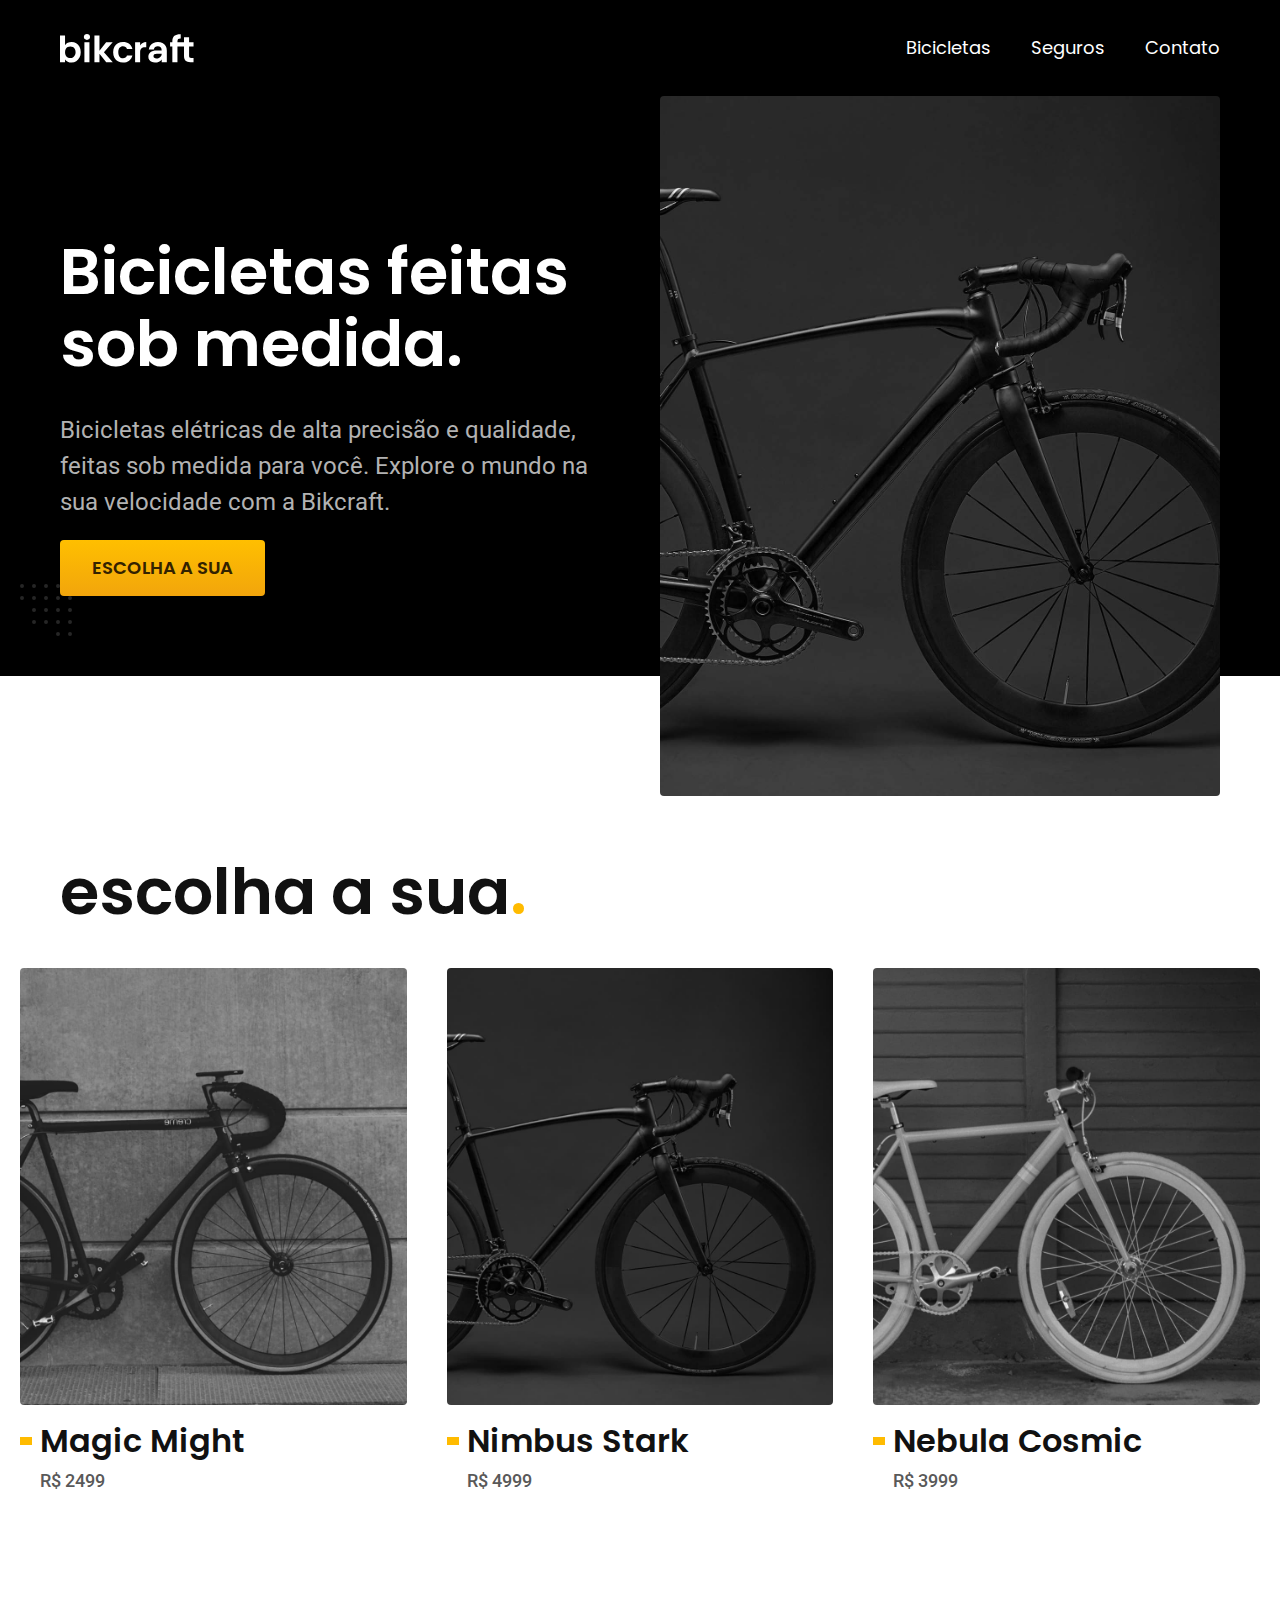
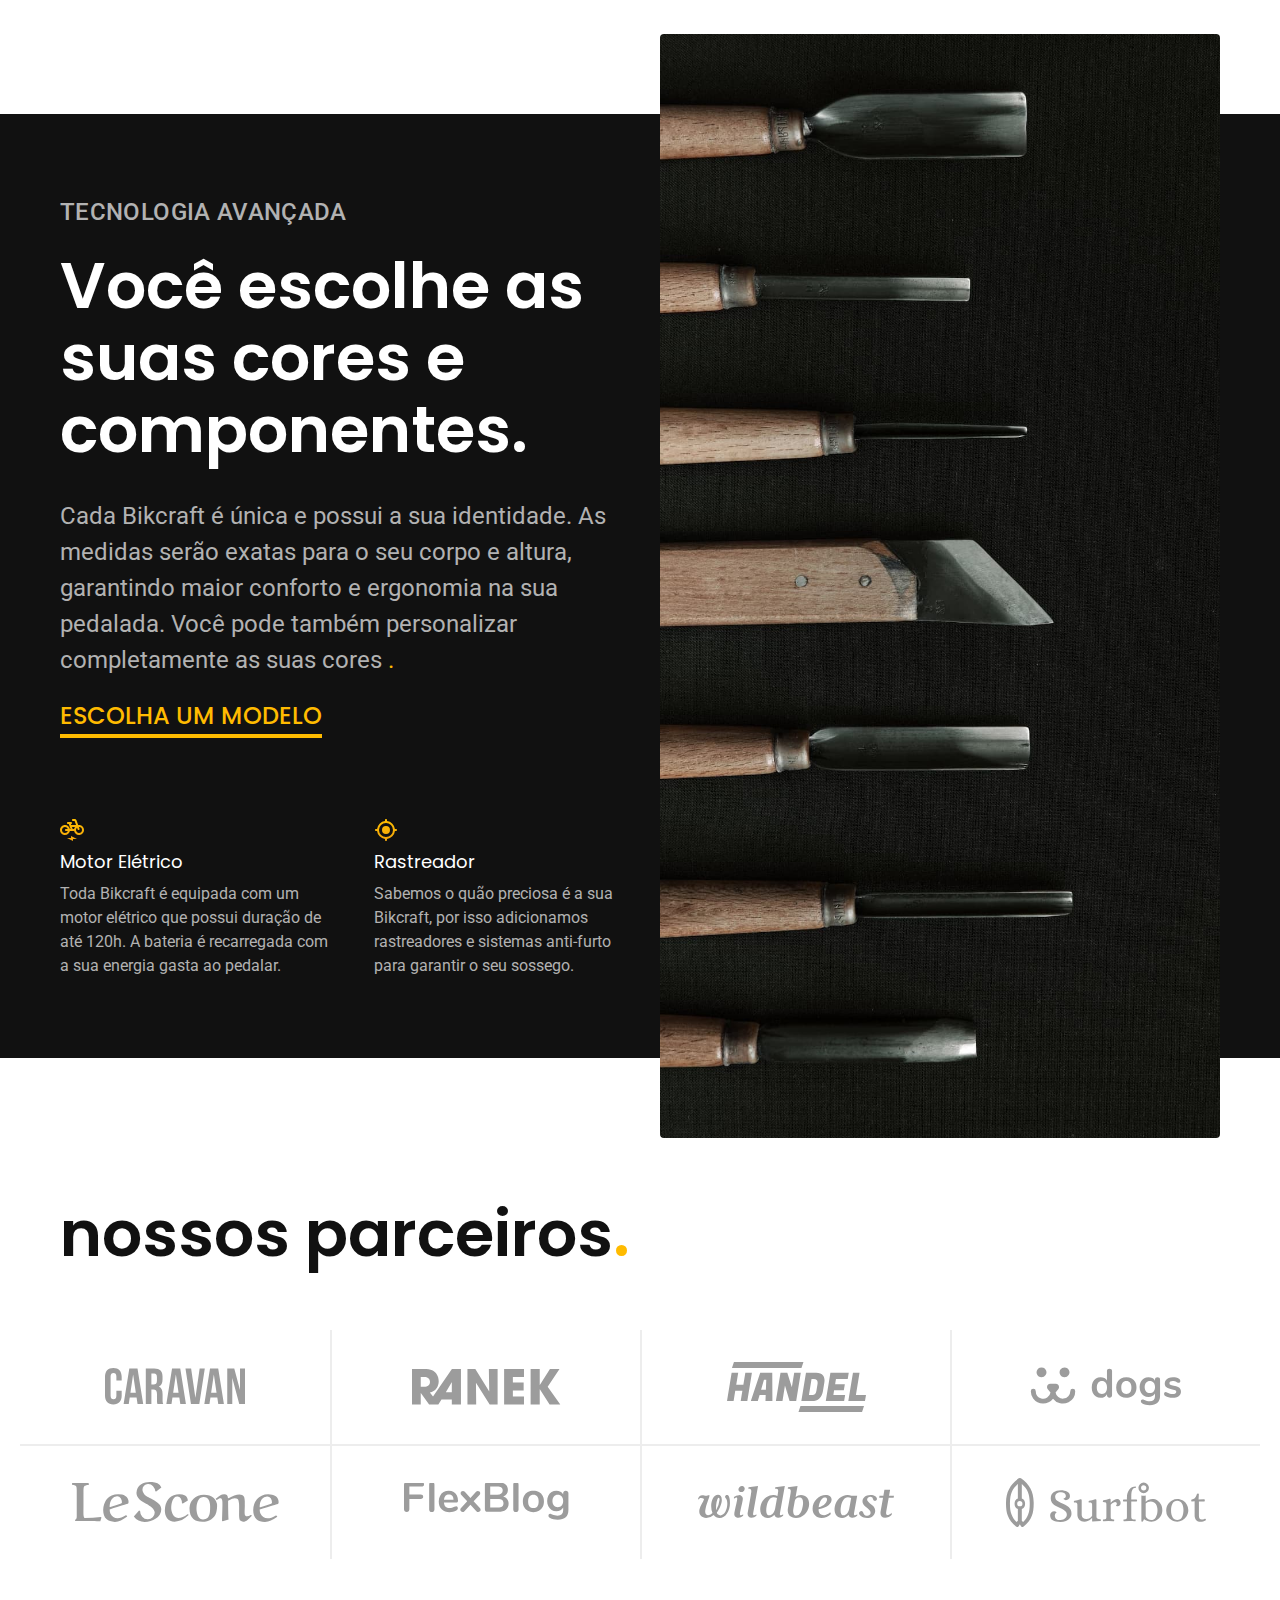
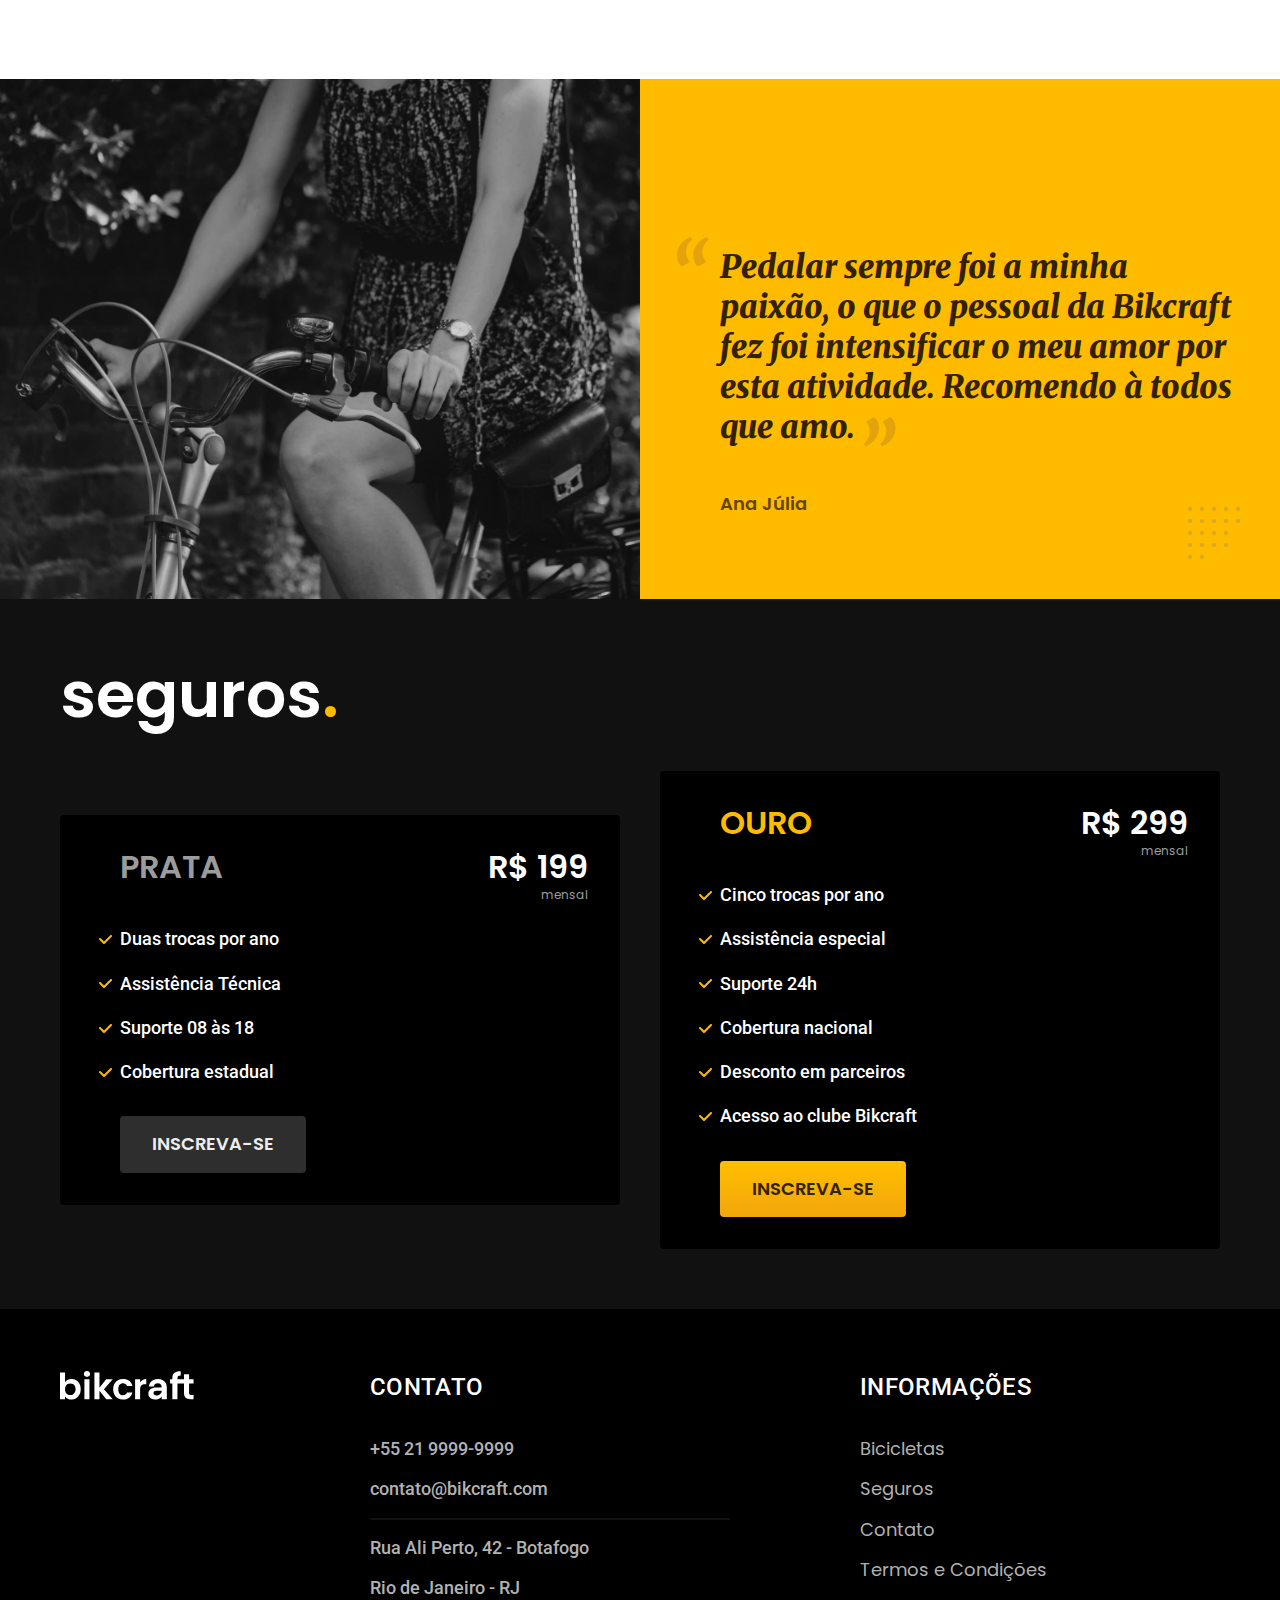
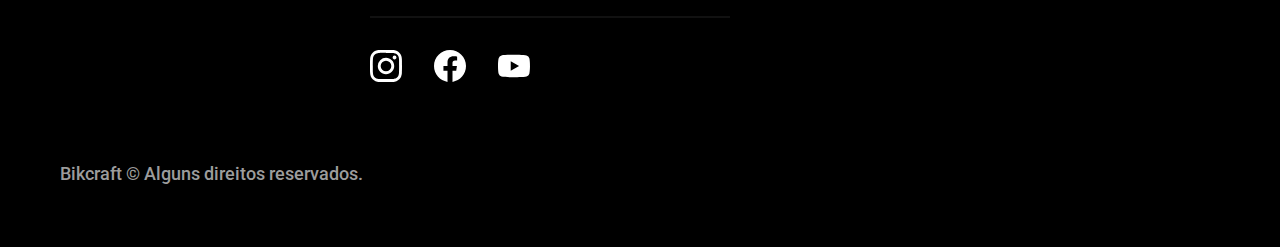
<file: index.html>
<!DOCTYPE html>
<html lang="pt-br">

<head>
  <title>Bikcraft - Bicicletas Elétricas</title>
  <meta charset="UTF-8">
  <meta http-equiv="X-UA-Compatible" content="IE=edge">
  <meta name="viewport" content="width=device-width, initial-scale=1.0">
  <meta name="description" content="Bicicletas elétricas de alta precisão e qualidade, feitas sob medida para você. Explore o mundo na sua velocidade com a Bikcraft.">
  <link rel="icon" href="./favicon.svg" type="img/svg+xml">
  <link rel="preload" href="./css/style.min.css" as="style">
  <link rel="stylesheet" href="./css/style.min.css">
  <script>document.documentElement.classList.add('js')</script>
  <link rel="preconnect" href="https://fonts.googleapis.com">
  <link rel="preconnect" href="https://fonts.gstatic.com" crossorigin>
  <link href="https://fonts.googleapis.com/css2?family=Merriweather:ital,wght@1,900&family=Poppins:wght@400;600&family=Roboto:wght@400;500&display=swap" rel="stylesheet">
</head>

<body>
  <header class="header-bg">
    <div class="header container">
      <a href="./index.html">
        <img src="./img/bikcraft.svg" width="136" height="32" alt="Bikcraft">
      </a>
      <nav aria-label="primaria">
        <ul class="header-menu font-1-m cor-0">
          <li><a href="./bicicletas.html">Bicicletas</a></li>
          <li><a href="./seguros.html">Seguros</a></li>
          <li><a href="./contato.html">Contato</a></li>
        </ul>
      </nav>
    </div>
  </header>

  <main class="introducao-bg">
    <div class="introducao container">
      <div class="introducao-conteudo">
        <h1 class="font-1-xxl cor-0 fadeInDown" data-anime="200">Bicicletas feitas sob medida<span class=".cor-p1">.</span></h1>
        <p class="font-2-l cor-5 fadeInDown" data-anime="400">Bicicletas elétricas de alta precisão e qualidade, feitas sob medida para você. Explore o mundo na sua velocidade com a Bikcraft.</p>
        <a class="botao fadeInDown" href="./bicicletas.html" data-anime="600">Escolha a sua</a>
      </div>
      <picture data-anime="800" class="fadeInDown">
        <source media="(max-width: 800px)" srcset="./img/bicicletas/nimbus.jpg">
        <img src="./img/fotos/introducao.jpg" width="1280" height="1600" alt="Bicicleta Elétrica Preta">
      </picture>
    </div>
  </main>

  <article class="bicicletas-lista">
    <h2 class="container font-1-xxl">escolha a sua<span class="cor-p1">.</span></h2>
    <ul>
      <li>
        <a href="./bicicletas/magic.html">
          <img src="./img/bicicletas/magic-home.jpg" width="920" height="1040" alt="Bicicleta preta">
          <h3 class="font-1-xl">Magic Might</h3>
          <span class="font-2-m cor-8">R$ 2499</span>
        </a>
      </li>
      <li>
        <a href="./bicicletas/nimbus.html">
          <img src="./img/bicicletas/nimbus-home.jpg" width="920" height="1040" alt="Bicicleta preta">
          <h3 class="font-1-xl">Nimbus Stark</h3>
          <span class="font-2-m cor-8">R$ 4999</span>
        </a>
      </li>
      <li>
        <a href="./bicicletas/nebula.html">
          <img src="./img/bicicletas/nebula-home.jpg" width="920" height="1040" alt="Bicicleta preta">
          <h3 class="font-1-xl">Nebula Cosmic</h3>
          <span class="font-2-m cor-8">R$ 3999</span>
        </a>
      </li>
    </ul>
  </article>

  <article class="tecnologia-bg">
    <div class="tecnologia container">
      <div class="tecnologia-conteudo">
        <span class="font-2-l-b cor-5">Tecnologia Avançada</span>
        <h2 class="font-1-xxl cor-0">Você escolhe as suas cores e componentes.</h2>
        <p class="font-2-l cor-5">Cada Bikcraft é única e possui a sua identidade. As medidas serão exatas para o seu corpo e altura, garantindo maior conforto e ergonomia na sua pedalada. Você pode também personalizar completamente as suas cores <span class="cor-p1">.</span></p>
        <a class="link" href="./bicicletas.html">Escolha um modelo</a>
        <div class="tecnologia-vantagens">
          <div>
            <img src="./img/icones/eletrica.svg" width="24" height="24" alt="">
            <h3 class="font-1-m cor-0">Motor Elétrico</h3>
            <p class="font-2-s cor-5">Toda Bikcraft é equipada com um motor elétrico que possui duração de até 120h. A bateria é recarregada com a sua energia gasta ao pedalar.</p>
          </div>
          <div>
            <img src="./img/icones/rastreador.svg" width="24" height="24" alt="">
            <h3 class="font-1-m cor-0">Rastreador</h3>
            <p class="font-2-s cor-5">Sabemos o quão preciosa é a sua Bikcraft, por isso adicionamos rastreadores e sistemas anti-furto para garantir o seu sossego.</p>
          </div>
        </div>
      </div>

      <div class="tecnologia-imagem"><img src="./img/fotos/tecnologia.jpg" width="1200" height="1920" alt=""></div>
    </div>
  </article>

  <section class="parceiros" aria-label="Nossos Parceiros">
    <h2 class="container font-1-xxl">nossos parceiros<span class="cor-p1">.</span></h2>

    <ul>
      <li><img src="./img/parceiros/caravan.svg" width="140" height="38" alt="caravan"></li>
      <li><img src="./img/parceiros/ranek.svg" width="149" height="36" alt="ranek.svg"></li>
      <li><img src="./img/parceiros/handel.svg" width="139" height="50" alt="handel.svgan"></li>
      <li><img src="./img/parceiros/dogs.svg" width="152" height="39" alt="dogs"></li>
      <li><img src="./img/parceiros/lescone.svg" width="208" height="41" alt="lescone.svg"></li>
      <li><img src="./img/parceiros/flexblog.svg" width="165" height="38" alt="flexblog.svg"></li>
      <li><img src="./img/parceiros/wildbeast.svg" width="196" height="34" alt="wildbeast.svg"></li>
      <li><img src="./img/parceiros/surfbot.svg" width="200" height="49" alt="surfbot.svg"></li>
    </ul>
  </section>

  <section class="depoimento" aria-label="Depoimento">
    <div>
      <img src="./img/fotos/depoimento.jpg" width="1560" height="1360" alt="Pessoa pedalando uma bicicleta bikcraft">
    </div>
    <div class="depoimento-conteudo">
      <blockquote class="font-1-xl cor-p5">
        <p>Pedalar sempre foi a minha paixão, o que o pessoal da Bikcraft fez foi intensificar o meu amor por esta atividade. Recomendo à todos que amo.</p>
        <span class="font-1-m-b cor-p4">Ana Júlia</span>
      </blockquote>
    </div>
  </section>

  <article class="seguros-bg">
    <div class="seguros container">
      <h2 class="font-1-xxl cor-0">seguros<span class="cor-p1">.</span></h2>
      <div class="seguros-item">
        <h3 class="font-1-xl cor-6">PRATA</h3>
        <span class="font-1-xl cor-0">R$ 199 <span class="font-1-xs cor-6">mensal</span></span>
        <ul class="font-2-m cor-0">
          <li>Duas trocas por ano</li>
          <li>Assistência Técnica</li>
          <li>Suporte 08 às 18</li>
          <li>Cobertura estadual</li>
        </ul>
        <a class="botao secundario" href="./orçamento.html?tipo=seguro&produto=prata">Inscreva-se</a>
      </div>
      <div class="seguros-item">
        <h3 class="font-1-xl cor-p1">OURO</h3>
        <span class="font-1-xl cor-0">R$ 299 <span class="font-1-xs cor-6">mensal</span></span>
        <ul class="font-2-m cor-0">
          <li>Cinco trocas por ano</li>
          <li>Assistência especial</li>
          <li>Suporte 24h</li>
          <li>Cobertura nacional</li>
          <li>Desconto em parceiros</li>
          <li>Acesso ao clube Bikcraft</li>
        </ul>
        <a class="botao" href="./orçamento.html?tipo=seguro&produto=ouro">Inscreva-se</a>
      </div>
    </div>
  </article>

  <footer class="footer-bg">
    <div class="footer container">
      <img src="./img/bikcraft.svg" width="136" height="32" alt="Bikcraft">
      <div class="footer-contato">
        <h3 class="font-2-l-b cor-0">Contato</h3>
        <ul class="font-2-m cor-5">
          <li><a href="tel:+552199999999">+55 21 9999-9999</a></li>
          <li><a href="mailto:contato@bikcraft.com">contato@bikcraft.com</a></li>
          <li>Rua Ali Perto, 42 - Botafogo</li>
          <li>Rio de Janeiro - RJ</li>
        </ul>
        <div class="footer-redes">
          <a href="./">
            <img src="./img/redes/instagram.svg" width="32" height="32" alt="Instagram">
          </a>
          <a href="./">
            <img src="./img/redes/facebook.svg" width="32" height="32" alt="Facebook">
          </a>
          <a href="./">
            <img src="./img/redes/youtube.svg" width="32" height="32" alt="Youtube">
          </a>
        </div>
      </div>
      <div class="footer-informacoes">
        <h3 class="font-2-l-b cor-0">Informações</h3>
        <nav>
          <ul class="font-1-m cor-5">
            <li><a href="./bicicletas.html">Bicicletas</a></li>
            <li><a href="./seguros.html">Seguros</a></li>
            <li><a href="./contato.html">Contato</a></li>
            <li><a href="./termos.html">Termos e Condições</a></li>
          </ul>
        </nav>
      </div>
      <p class="footer-copy font-2-m cor-6">Bikcraft © Alguns direitos reservados.</p>
    </div>
  </footer>

  <script src="./js/plugins/simple-anime.js"></script>
  <script src="./js/script.js"></script>
</body>

</html>
</file>
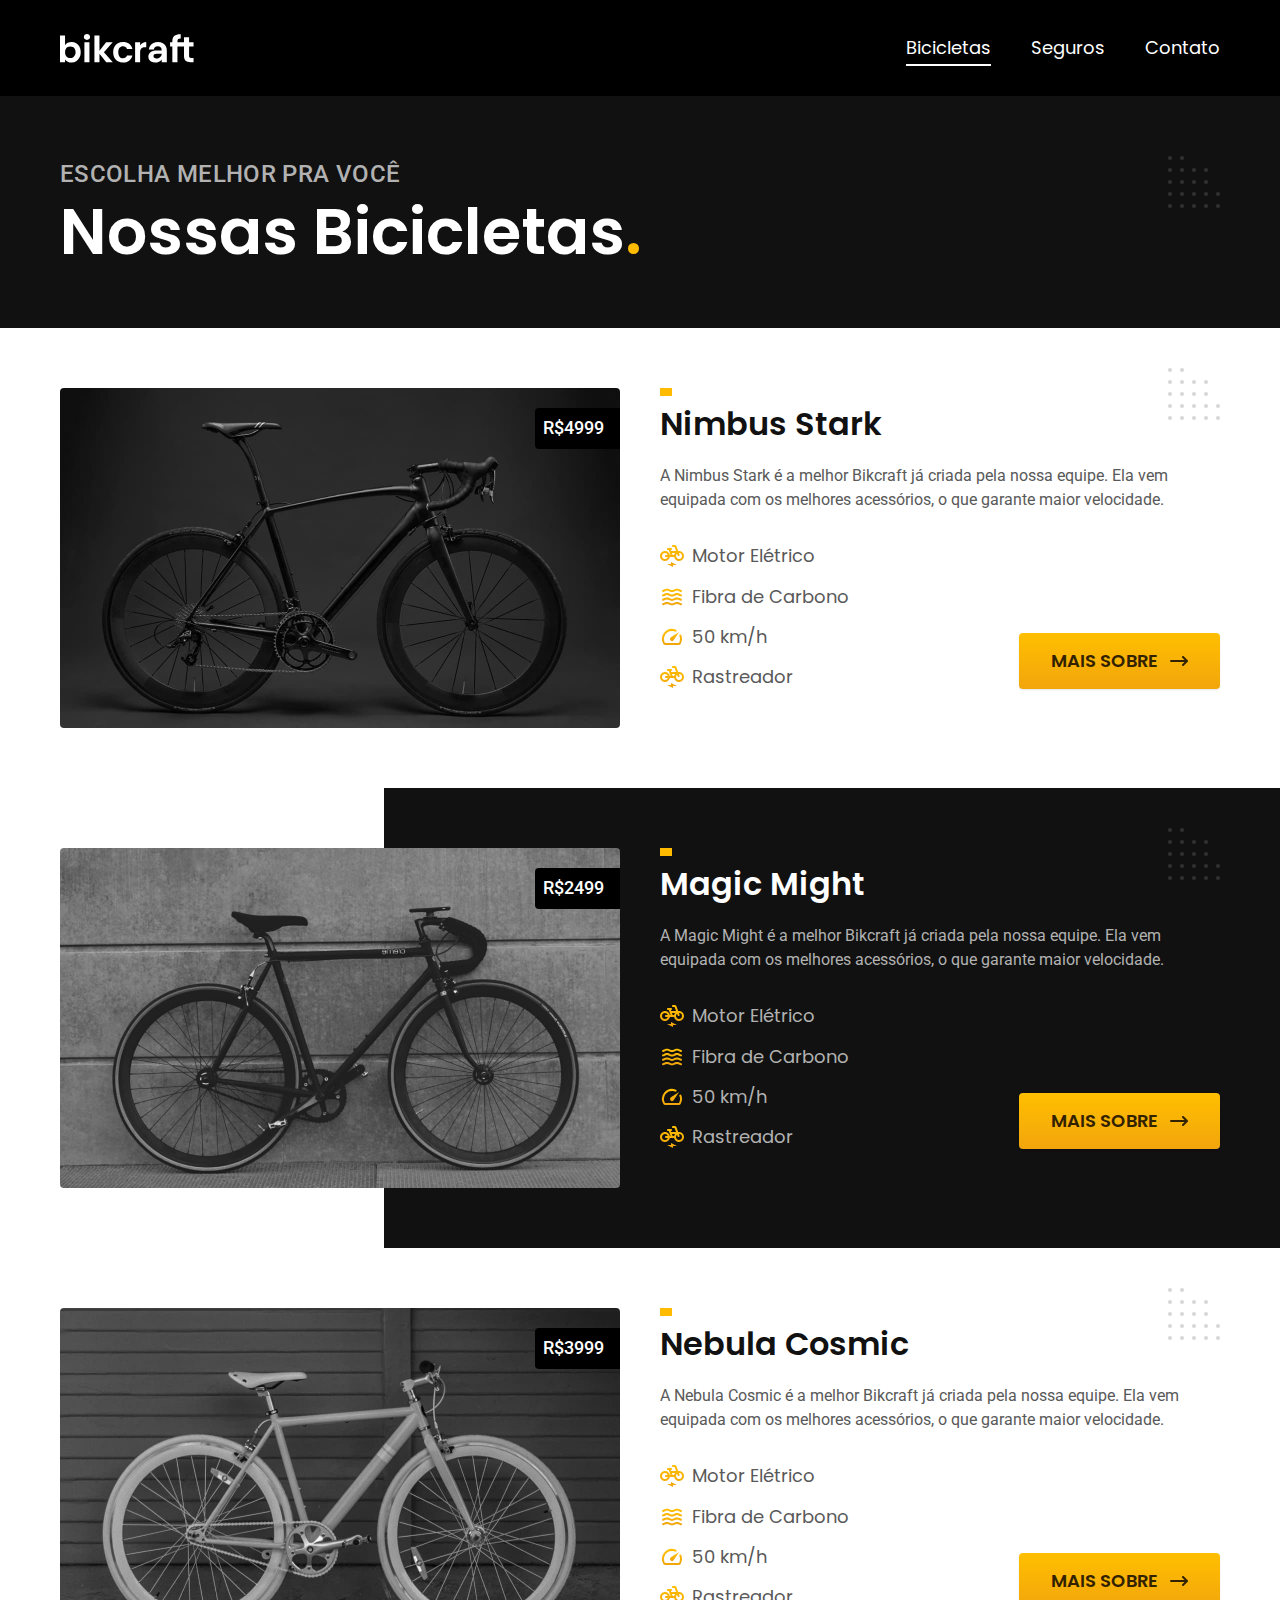
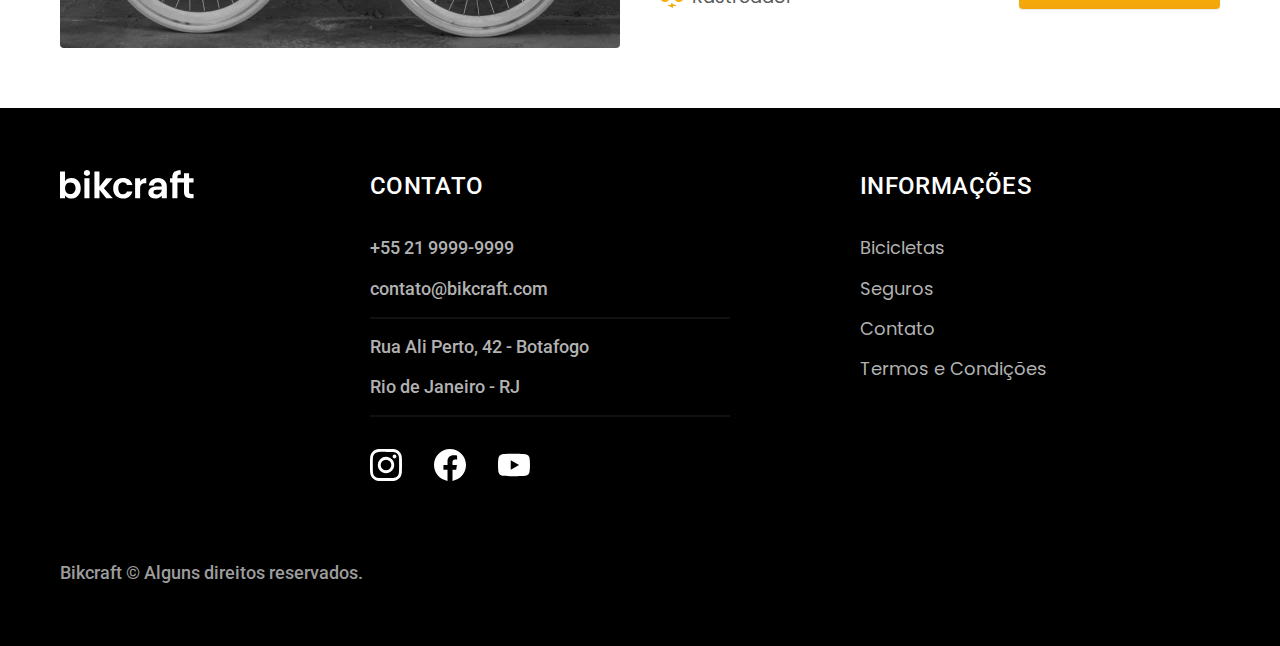
<file: bicicletas.html>
<!DOCTYPE html>
<html lang="pt-br">

<head>
  <title>Bicicletas | Bikcraft</title>
  <meta charset="UTF-8">
  <meta http-equiv="X-UA-Compatible" content="IE=edge">
  <meta name="viewport" content="width=device-width, initial-scale=1.0">
  <meta name="description" content="Bicicletas Bikcraft">
  <link rel="icon" href="./favicon.svg" type="img/svg+xml">
  <link rel="preload" href="./css/style.min.css" as="style">
  <link rel="stylesheet" href="./css/style.min.css">
  <script>document.documentElement.classList.add('js')</script>
  <link rel="preconnect" href="https://fonts.googleapis.com">
  <link rel="preconnect" href="https://fonts.gstatic.com" crossorigin>
  <link href="https://fonts.googleapis.com/css2?family=Merriweather:ital,wght@1,900&family=Poppins:wght@400;600&family=Roboto:wght@400;500&display=swap" rel="stylesheet">

</head>

<body id="bicicletas">
  <header class="header-bg">
    <div class="header container">
      <a href="./index.html">
        <img src="./img/bikcraft.svg" alt="Bikcraft">
      </a>
      <nav aria-label="primaria">
        <ul class="header-menu font-1-m cor-0">
          <li><a href="./bicicletas.html">Bicicletas</a></li>
          <li><a href="./seguros.html">Seguros</a></li>
          <li><a href="./contato.html">Contato</a></li>
        </ul>
      </nav>
    </div>
  </header>

  <main>
    <div class="titulo-bg">
      <div class="titulo container">
        <p class="font-2-l-b cor-5">Escolha melhor pra você</p>
        <h1 class="font-1-xxl cor-0">Nossas Bicicletas<span class="cor-p1">.</span> </h1>
      </div>
    </div>


    <div class="bicicletas container">
      <div class="bicicletas-imagem">
        <img src="./img/bicicletas/nimbus.jpg" alt="Bicicleta preta">
        <span class="font-2-m cor-0">R$4999</span>
      </div>
      <div class="bicicletas-conteudo">
        <h2 class="font-1-xl">Nimbus Stark</h2>
        <p class="font-2-s cor-8">A Nimbus Stark é a melhor Bikcraft já criada pela nossa equipe. Ela vem equipada com os melhores acessórios, o que garante maior velocidade.</p>
        <ul class="font-1-m cor-8">
          <li><img src="./img/icones/eletrica.svg" alt="">Motor Elétrico</li>
          <li><img src="./img/icones/carbono.svg" alt="">Fibra de Carbono</li>
          <li><img src="./img/icones/velocidade.svg" alt="">50 km/h</li>
          <li><img src="./img/icones/eletrica.svg" alt="">Rastreador</li>
        </ul>
        <a class="botao seta" href="./bicicletas/nimbus.html">Mais Sobre</a>
      </div>
    </div>


    <div class="bicicletas-bg">
      <div class="bicicletas container">
        <div class="bicicletas-imagem">
          <img src="./img/bicicletas/magic.jpg" alt="Bicicleta preta">
          <span class="font-2-m cor-0">R$2499</span>
        </div>
        <div class="bicicletas-conteudo">
          <h2 class="font-1-xl cor-0">Magic Might</h2>
          <p class="font-2-s cor-5">A Magic Might é a melhor Bikcraft já criada pela nossa equipe. Ela vem equipada com os melhores acessórios, o que garante maior velocidade.</p>
          <ul class="font-1-m cor-5">
            <li><img src="./img/icones/eletrica.svg" alt="">Motor Elétrico</li>
            <li><img src="./img/icones/carbono.svg" alt="">Fibra de Carbono</li>
            <li><img src="./img/icones/velocidade.svg" alt="">50 km/h</li>
            <li><img src="./img/icones/eletrica.svg" alt="">Rastreador</li>
          </ul>
          <a class="botao seta" href="./bicicletas/magic.html">Mais Sobre</a>
        </div>
      </div>
    </div>


    <div class="bicicletas container">
      <div class="bicicletas-imagem">
        <img src="./img/bicicletas/nebula.jpg" alt="Bicicleta preta">
        <span class="font-2-m cor-0">R$3999</span>
      </div>
      <div class="bicicletas-conteudo">
        <h2 class="font-1-xl">Nebula Cosmic</h2>
        <p class="font-2-s cor-8">A Nebula Cosmic é a melhor Bikcraft já criada pela nossa equipe. Ela vem equipada com os melhores acessórios, o que garante maior velocidade.</p>
        <ul class="font-1-m cor-8">
          <li><img src="./img/icones/eletrica.svg" alt="">Motor Elétrico</li>
          <li><img src="./img/icones/carbono.svg" alt="">Fibra de Carbono</li>
          <li><img src="./img/icones/velocidade.svg" alt="">50 km/h</li>
          <li><img src="./img/icones/eletrica.svg" alt="">Rastreador</li>
        </ul>
        <a class="botao seta" href="./bicicletas/nebula.html">Mais Sobre</a>
      </div>
    </div>


  </main>

  <footer class="footer-bg">
    <div class="footer container">
      <img src="./img/bikcraft.svg" alt="Bikcraft">
      <div class="footer-contato">
        <h3 class="font-2-l-b cor-0">Contato</h3>
        <ul class="font-2-m cor-5">
          <li><a href="tel:+552199999999">+55 21 9999-9999</a></li>
          <li><a href="mailto:contato@bikcraft.com">contato@bikcraft.com</a></li>
          <li>Rua Ali Perto, 42 - Botafogo</li>
          <li>Rio de Janeiro - RJ</li>
        </ul>
        <div class="footer-redes">
          <a href="./">
            <img src="./img/redes/instagram.svg" alt="Instagram">
          </a>
          <a href="./">
            <img src="./img/redes/facebook.svg" alt="Facebook">
          </a>
          <a href="./">
            <img src="./img/redes/youtube.svg" alt="Youtube">
          </a>
        </div>
      </div>
      <div class="footer-informacoes">
        <h3 class="font-2-l-b cor-0">Informações</h3>
        <nav>
          <ul class="font-1-m cor-5">
            <li><a href="./bicicletas.html">Bicicletas</a></li>
            <li><a href="./seguros.html">Seguros</a></li>
            <li><a href="./contato.html">Contato</a></li>
            <li><a href="./termos.html">Termos e Condições</a></li>
          </ul>
        </nav>
      </div>
      <p class="footer-copy font-2-m cor-6">Bikcraft © Alguns direitos reservados.</p>
    </div>
  </footer>
  <script src="./js/script.js"></script>
</body>

</html>
</file>
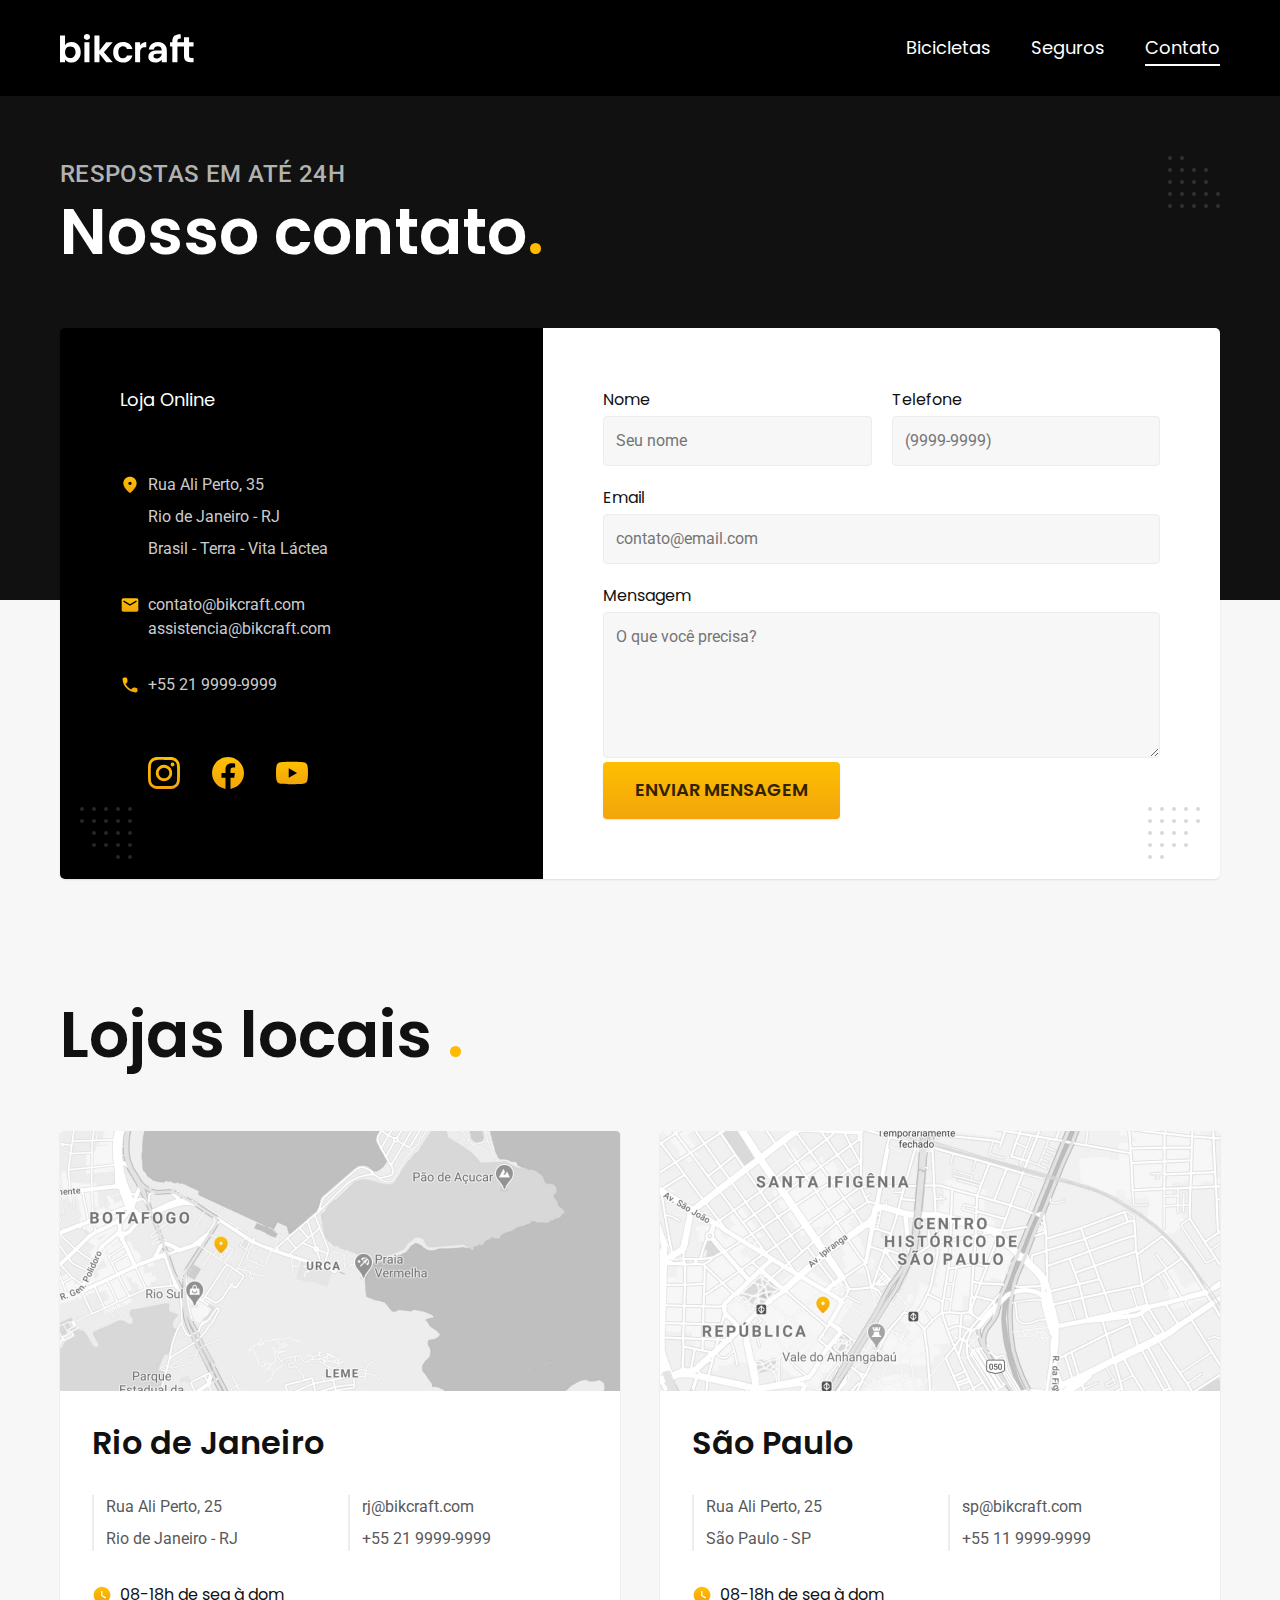
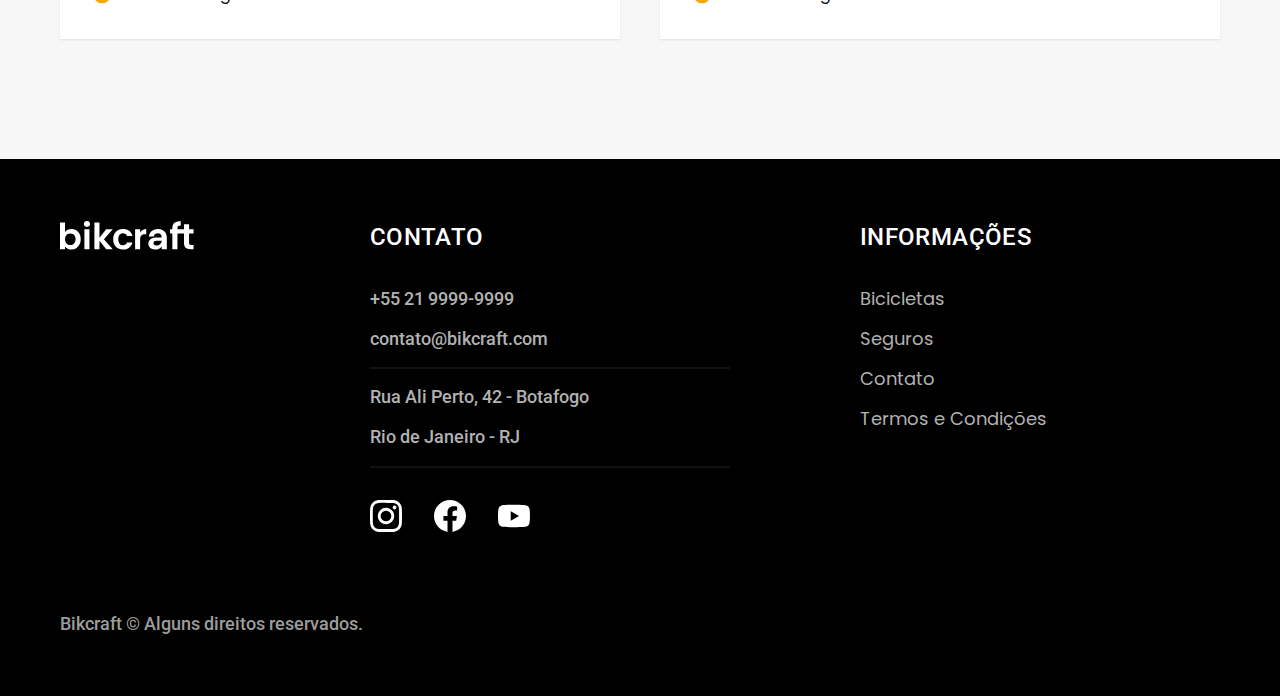
<file: contato.html>
<!DOCTYPE html>
<html lang="pt-br">

<head>
  <title>Contato | Bikcraft</title>
  <meta charset="UTF-8">
  <meta http-equiv="X-UA-Compatible" content="IE=edge">
  <meta name="viewport" content="width=device-width, initial-scale=1.0">
  <meta name="description" content="Contato.">
  <link rel="icon" href="./favicon.svg" type="img/svg+xml">
  <link rel="preload" href="./css/style.min.css" as="style">
  <link rel="stylesheet" href="./css/style.min.css">
  <script>document.documentElement.classList.add('js')</script>
  <link rel="preconnect" href="https://fonts.googleapis.com">
  <link rel="preconnect" href="https://fonts.gstatic.com" crossorigin>
  <link href="https://fonts.googleapis.com/css2?family=Merriweather:ital,wght@1,900&family=Poppins:wght@400;600&family=Roboto:wght@400;500&display=swap" rel="stylesheet">

</head>

<body id="contato">
  <header class="header-bg">
    <div class="header container">
      <a href="./index.html">
        <img src="./img/bikcraft.svg" alt="Bikcraft">
      </a>
      <nav aria-label="primaria">
        <ul class="header-menu font-1-m cor-0">
          <li><a href="./bicicletas.html">Bicicletas</a></li>
          <li><a href="./seguros.html">Seguros</a></li>
          <li><a href="./contato.html">Contato</a></li>
        </ul>
      </nav>
    </div>
  </header>

  <main>
    <div class="titulo-bg">
      <div class="titulo container">
        <p class="font-2-l-b cor-5">Respostas em até 24h</p>
        <h1 class="font-1-xxl cor-0">Nosso contato<span class="cor-p1">.</span> </h1>
      </div>
    </div>

    <div class="contato container">
      <section class="contato-dados" aria-label="Endereço">
        <h2 class="font-1-m cor-0">Loja Online</h2>
        <div class="contato-endereco font-2-s cor-4">
          <p>Rua Ali Perto, 35</p>
          <p>Rio de Janeiro - RJ</p>
          <p>Brasil - Terra - Vita Láctea</p>
        </div>
        <address class="contato-meios font-2-s cor-4">
          <a href="mailto:contato@bikcraft.com">contato@bikcraft.com</a>
          <a href="mailto:assistencia@bikcraft.com">assistencia@bikcraft.com</a>
          <a href="tel:+5521999999999">+55 21 9999-9999</a>
        </address>
        <div class="contato-redes">
          <a href="./img">
            <img src="./img/redes/instagram-p.svg" alt="Instagram">
          </a>
          <a href="./img">
            <img src="./img/redes/facebook-p.svg" alt="Facebook">
          </a>
          <a href="./img">
            <img src="./img/redes/youtube-p.svg" alt="Youtube">
          </a>
        </div>
      </section>

      <section class=contato-formulario aria-label="Formulário">
        <form class="form" action="./contato.html">
          <div>
            <label for="nome">Nome</label>
            <input type="text" id="nome" name="nome" placeholder="Seu nome">
          </div>
          <div>
            <label for="telefone">Telefone</label>
            <input type="text" id="telefone" name="telefone" placeholder="(9999-9999)">
          </div>
          <div class="col-2">
            <label for="email">Email</label>
            <input type="email" id="email" name="email" placeholder="contato@email.com">
          </div>
          <div class="col-2">
            <label for="mensagem">Mensagem</label>
            <textarea rows="5" id="mensagem" name="mensagem" placeholder="O que você precisa?"></textarea>
            <button class="botao col-2">Enviar Mensagem</button>
          </div>
        </form>
      </section>
    </div>
  </main>

  <article class="lojas container">
    <h2 class="font-1-xxl">Lojas locais <span class="cor-p1">.</span> </h2>
    <div class="lojas-item">
      <img src="./img/lojas/rj.jpg" alt="mapa marcando o endereço em Rua Ali Perto, 25 - Rio de Janeiro - RJ">
      <div class="lojas-conteudo">
        <h3 class="font-1-xl">Rio de Janeiro</h3>
        <div class="lojas-dados font-2-s cor-8">
          <p>Rua Ali Perto, 25</p>
          <p>Rio de Janeiro - RJ</p>
        </div>
        <div class="lojas-dados font-2-s cor-8">
          <a href="mailto:rj@bikcraft.com">rj@bikcraft.com</a>
          <a href="tel:+5521999999999">+55 21 9999-9999</a>
        </div>
        <p class="lojas-tempo font-1-s"><img src="./img/icones/horario.svg" alt="">08-18h de seg à dom</p>
      </div>
    </div>

    <div class="lojas-item">
      <img src="./img/lojas/sp.jpg" alt="mapa marcando o endereço em Rua Ali Perto, 25 - São Paulo - SP">
      <div class="lojas-conteudo">
        <h3 class="font-1-xl">São Paulo</h3>
        <div class="lojas-dados font-2-s cor-8">
          <p>Rua Ali Perto, 25</p>
          <p>São Paulo - SP</p>
        </div>
        <div class="lojas-dados font-2-s cor-8">
          <a href="mailto:sp@bikcraft.com">sp@bikcraft.com</a>
          <a href="tel:+5511999999999">+55 11 9999-9999</a>
        </div>
        <p class="lojas-tempo font-1-s"><img src="./img/icones/horario.svg" alt="">08-18h de seg à dom</p>
      </div>
    </div>
  </article>

  <footer class="footer-bg">
    <div class="footer container">
      <img src="./img/bikcraft.svg" alt="Bikcraft">
      <div class="footer-contato">
        <h3 class="font-2-l-b cor-0">Contato</h3>
        <ul class="font-2-m cor-5">
          <li><a href="tel:+552199999999">+55 21 9999-9999</a></li>
          <li><a href="mailto:contato@bikcraft.com">contato@bikcraft.com</a></li>
          <li>Rua Ali Perto, 42 - Botafogo</li>
          <li>Rio de Janeiro - RJ</li>
        </ul>
        <div class="footer-redes">
          <a href="./">
            <img src="./img/redes/instagram.svg" alt="Instagram">
          </a>
          <a href="./">
            <img src="./img/redes/facebook.svg" alt="Facebook">
          </a>
          <a href="./">
            <img src="./img/redes/youtube.svg" alt="Youtube">
          </a>
        </div>
      </div>
      <div class="footer-informacoes">
        <h3 class="font-2-l-b cor-0">Informações</h3>
        <nav>
          <ul class="font-1-m cor-5">
            <li><a href="./bicicletas.html">Bicicletas</a></li>
            <li><a href="./seguros.html">Seguros</a></li>
            <li><a href="./contato.html">Contato</a></li>
            <li><a href="./termos.html">Termos e Condições</a></li>
          </ul>
        </nav>
      </div>
      <p class="footer-copy font-2-m cor-6">Bikcraft © Alguns direitos reservados.</p>
    </div>
  </footer>
  <script src="./js/script.js"></script>
</body>

</html>
</file>
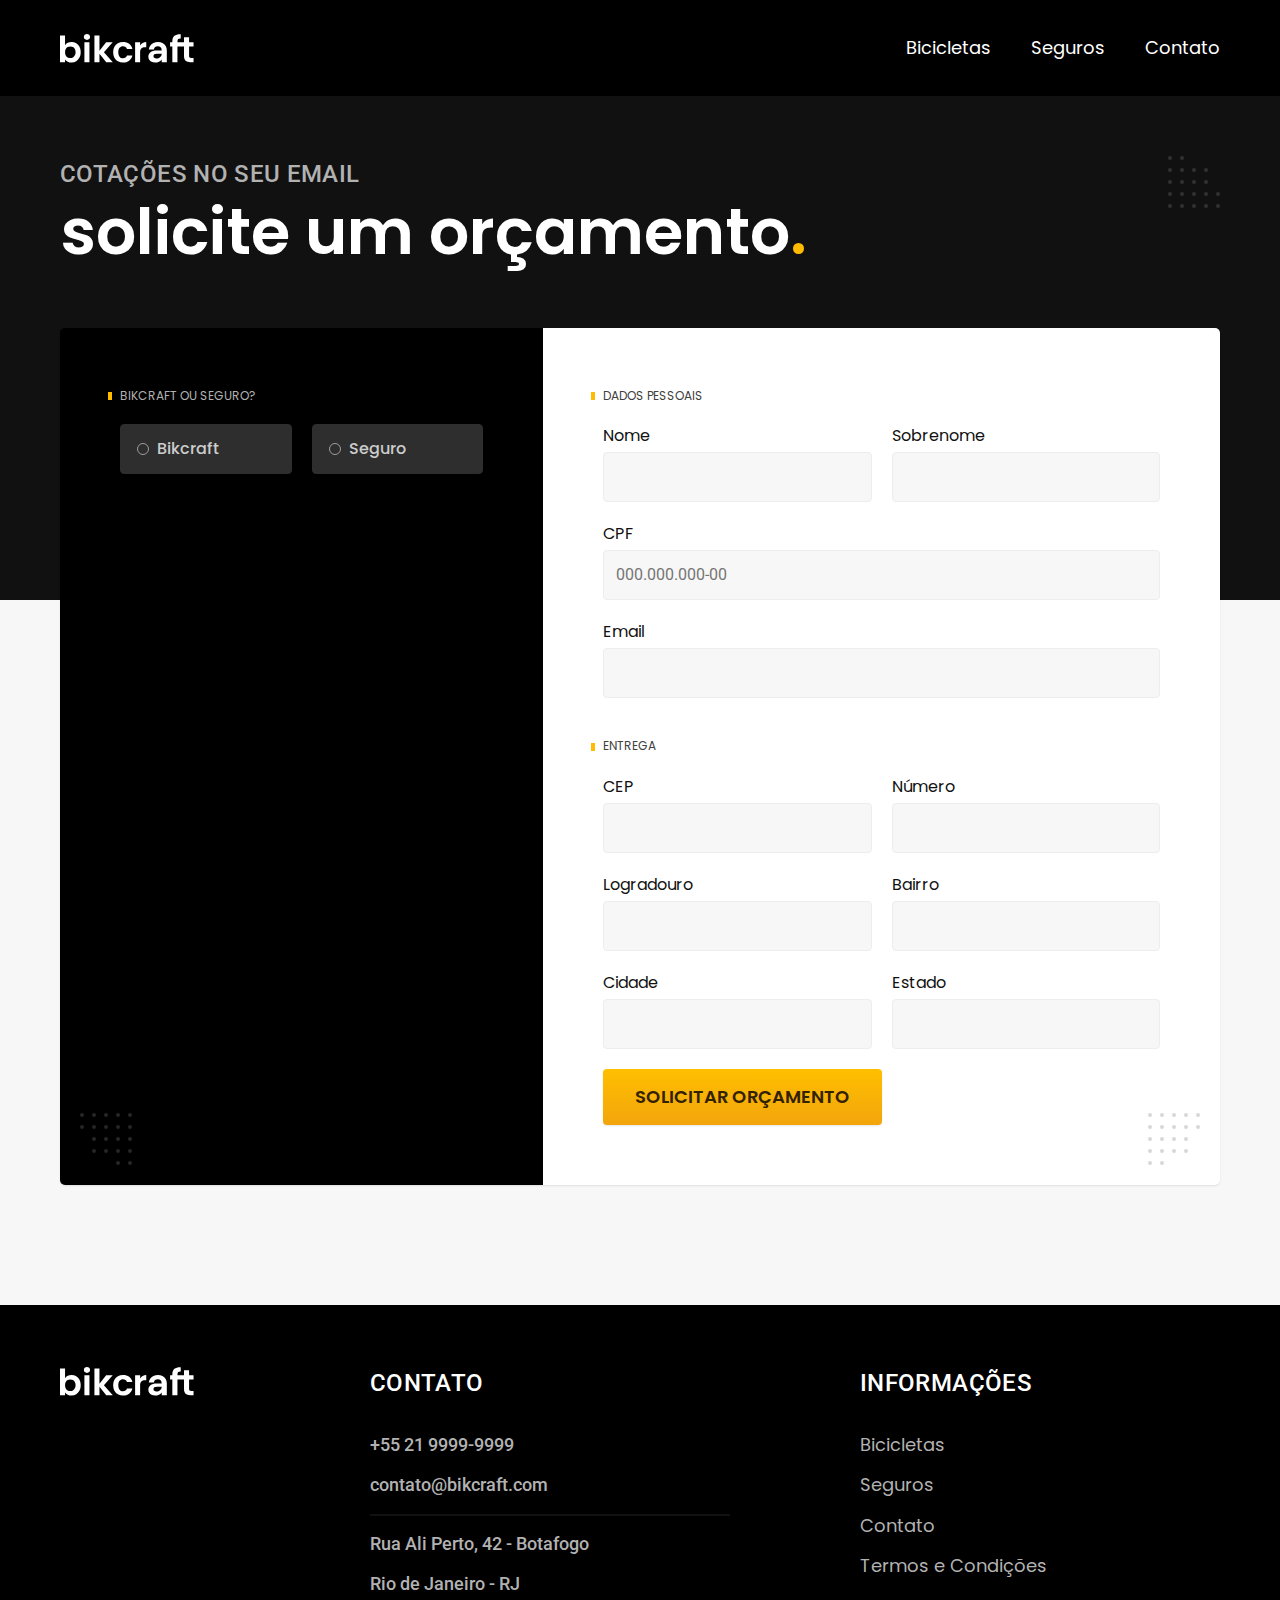
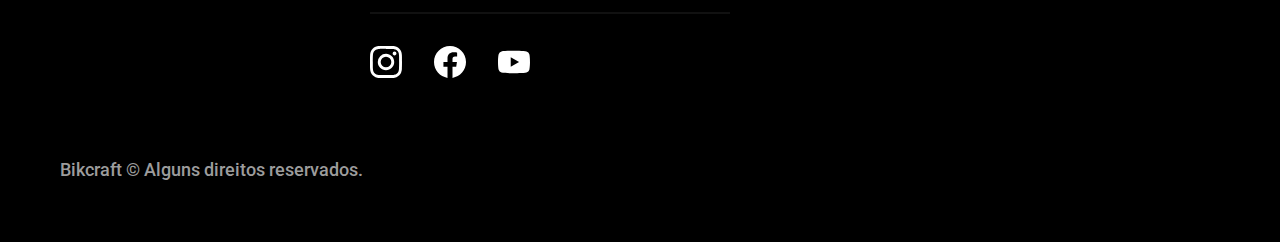
<file: orcamento.html>
<!DOCTYPE html>
<html lang="pt-br">

<head>
  <meta charset="UTF-8">
  <meta name="viewport" content="width=device-width, initial-scale=1.0">

  <title>Orçamento | Bikcraft</title>
  <meta name="description" content="Orçamento.">

  <link rel="icon" href="./favicon.svg" type="img/svg+xml">
  <link rel="preload" href="./css/style.min.css" as="style">
  <link rel="stylesheet" href="./css/style.min.css">
  <script>document.documentElement.classList.add('js')</script>
  <link rel="preconnect" href="https://fonts.googleapis.com">
  <link rel="preconnect" href="https://fonts.gstatic.com" crossorigin>
  <link href="https://fonts.googleapis.com/css2?family=Merriweather:ital,wght@1,900&family=Poppins:wght@400;600&family=Roboto:wght@400;500&display=swap" rel="stylesheet">
</head>

<body id="orcamento">
  <header class="header-bg">
    <div class="header container">
      <a href="./index.html">
        <img src="./img/bikcraft.svg" alt="Bikcraft">
      </a>

      <nav aria-label="primaria">
        <ul class="header-menu font-1-m cor-0">
          <li><a href="./bicicletas.html">Bicicletas</a></li>
          <li><a href="./seguros.html">Seguros</a></li>
          <li><a href="./contato.html">Contato</a></li>
        </ul>
      </nav>
    </div>
  </header>

  <main>
    <div class="titulo-bg">
      <div class="titulo container">
        <p class="font-2-l-b cor-5">Cotações no seu email</p>
        <h1 class="font-1-xxl cor-0">solicite um orçamento<span class="cor-p1">.</span></h1>
      </div>
    </div>

    <form class="orcamento container" action="./orcamento.html">
      <div class="orcamento-produto">
        <h2 class="font-1-xs cor-5">Bikcraft ou Seguro?</h2>

        <input type="radio" name="tipo" value="bikcraft" id="bikcraft">
        <label for="bikcraft">Bikcraft</label>

        <input type="radio" name="tipo" value="seguro" id="seguro">
        <label for="seguro">Seguro</label>

        <div class="orcamento-conteudo" id="orcamento-bikcraft">
          <h2 class="font-1-xs cor-5">Escolha a sua</h2>

          <input type="radio" name="produto" value="nimbus" id="nimbus">
          <label for="nimbus">Nimbus Stark <span>R$ 4999</span></label>
          <div class="orcamento-detalhes">
            <ul class="font-1-xs cor-8">
              <li><img src="./img/icones/eletrica.svg" alt=""> Motor Elétrico</li>
              <li><img src="./img/icones/carbono.svg" alt=""> Fibra de Carbono</li>
              <li><img src="./img/icones/velocidade.svg" alt=""> 50 km/h</li>
              <li><img src="./img/icones/rastreador.svg" alt=""> Rastreador</li>
            </ul>
            <img src="./img/bicicletas/nimbus.jpg" alt="Bicicleta preta">
          </div>

          <input type="radio" name="produto" value="magic" id="magic">
          <label for="magic">Magic Might <span>R$ 2499</span></label>
          <div class="orcamento-detalhes">
            <ul class="font-1-xs cor-8">
              <li><img src="./img/icones/eletrica.svg" alt=""> Motor Elétrico</li>
              <li><img src="./img/icones/carbono.svg" alt=""> Fibra de Carbono</li>
              <li><img src="./img/icones/velocidade.svg" alt=""> 45 km/h</li>
              <li><img src="./img/icones/rastreador.svg" alt=""> Rastreador</li>
            </ul>
            <img src="./img/bicicletas/magic.jpg" alt="Bicicleta preta">
          </div>

          <input type="radio" name="produto" value="nebula" id="nebula">
          <label for="nebula">Nebula Cosmic <span>R$ 3999</span></label>
          <div class="orcamento-detalhes">
            <ul class="font-1-xs cor-8">
              <li><img src="./img/icones/eletrica.svg" alt=""> Motor Elétrico</li>
              <li><img src="./img/icones/carbono.svg" alt=""> Fibra de Carbono</li>
              <li><img src="./img/icones/velocidade.svg" alt=""> 40 km/h</li>
              <li><img src="./img/icones/rastreador.svg" alt=""> Rastreador</li>
            </ul>
            <img src="./img/bicicletas/nebula.jpg" alt="Bicicleta branca">
          </div>

        </div>

        <div class="orcamento-conteudo" id="orcamento-seguro">
          <h2 class="font-1-xs cor-5">Escolha o plano</h2>

          <input type="radio" name="produto" value="prata" id="prata">
          <label for="prata">Prata <span>R$ 199</span></label>

          <input type="radio" name="produto" value="ouro" id="ouro">
          <label for="ouro">Ouro <span>R$ 299</span></label>
        </div>
      </div>

      <div class="orcamento-dados form">
        <h2 class="font-1-xs cor-9 col-2">dados pessoais</h2>
        <div>
          <label for="nome">Nome</label>
          <input type="text" id="nome" name="nome">
        </div>
        <div>
          <label for="sobrenome">Sobrenome</label>
          <input type="text" id="sobrenome" name="sobrenome">
        </div>
        <div class="col-2">
          <label for="cpf">CPF</label>
          <input type="text" id="cpf" name="cpf" placeholder="000.000.000-00">
        </div>
        <div class="col-2">
          <label for="email">Email</label>
          <input type="email" id="email" name="email">
        </div>
        <h2 class="font-1-xs cor-9 col-2">entrega</h2>
        <div>
          <label for="cep">CEP</label>
          <input type="text" id="cep" name="cep">
        </div>
        <div>
          <label for="numero">Número</label>
          <input type="text" id="numero" name="numero">
        </div>
        <div>
          <label for="logradouro">Logradouro</label>
          <input type="text" id="logradouro" name="logradouro">
        </div>
        <div>
          <label for="bairro">Bairro</label>
          <input type="text" id="bairro" name="bairro">
        </div>
        <div>
          <label for="cidade">Cidade</label>
          <input type="text" id="cidade" name="cidade">
        </div>
        <div>
          <label for="estado">Estado</label>
          <input type="text" id="estado" name="estado">
        </div>
        <button class="botao col-2">Solicitar Orçamento</button>
      </div>
    </form>
  </main>

  <footer class="footer-bg">
    <div class="footer container">
      <img src="./img/bikcraft.svg" alt="Bikcraft">
      <div class="footer-contato">
        <h3 class="font-2-l-b cor-0">Contato</h3>
        <ul class="font-2-m cor-5">
          <li><a href="tel:+552199999999">+55 21 9999-9999</a></li>
          <li><a href="mailto:contato@bikcraft.com">contato@bikcraft.com</a></li>
          <li>Rua Ali Perto, 42 - Botafogo</li>
          <li>Rio de Janeiro - RJ</li>
        </ul>
        <div class="footer-redes">
          <a href="./">
            <img src="./img/redes/instagram.svg" alt="Instagram">
          </a>
          <a href="./">
            <img src="./img/redes/facebook.svg" alt="Facebook">
          </a>
          <a href="./">
            <img src="./img/redes/youtube.svg" alt="Youtube">
          </a>
        </div>
      </div>
      <div class="footer-informacoes">
        <h3 class="font-2-l-b cor-0">Informações</h3>
        <nav>
          <ul class="font-1-m cor-5">
            <li><a href="./bicicletas.html">Bicicletas</a></li>
            <li><a href="./seguros.html">Seguros</a></li>
            <li><a href="./contato.html">Contato</a></li>
            <li><a href="./termos.html">Termos e Condições</a></li>
          </ul>
        </nav>
      </div>
      <p class="footer-copy font-2-m cor-6">Bikcraft © Alguns direitos reservados.</p>
    </div>
  </footer>
  <script src="./js/script.js"></script>
</body>

</html>
</file>
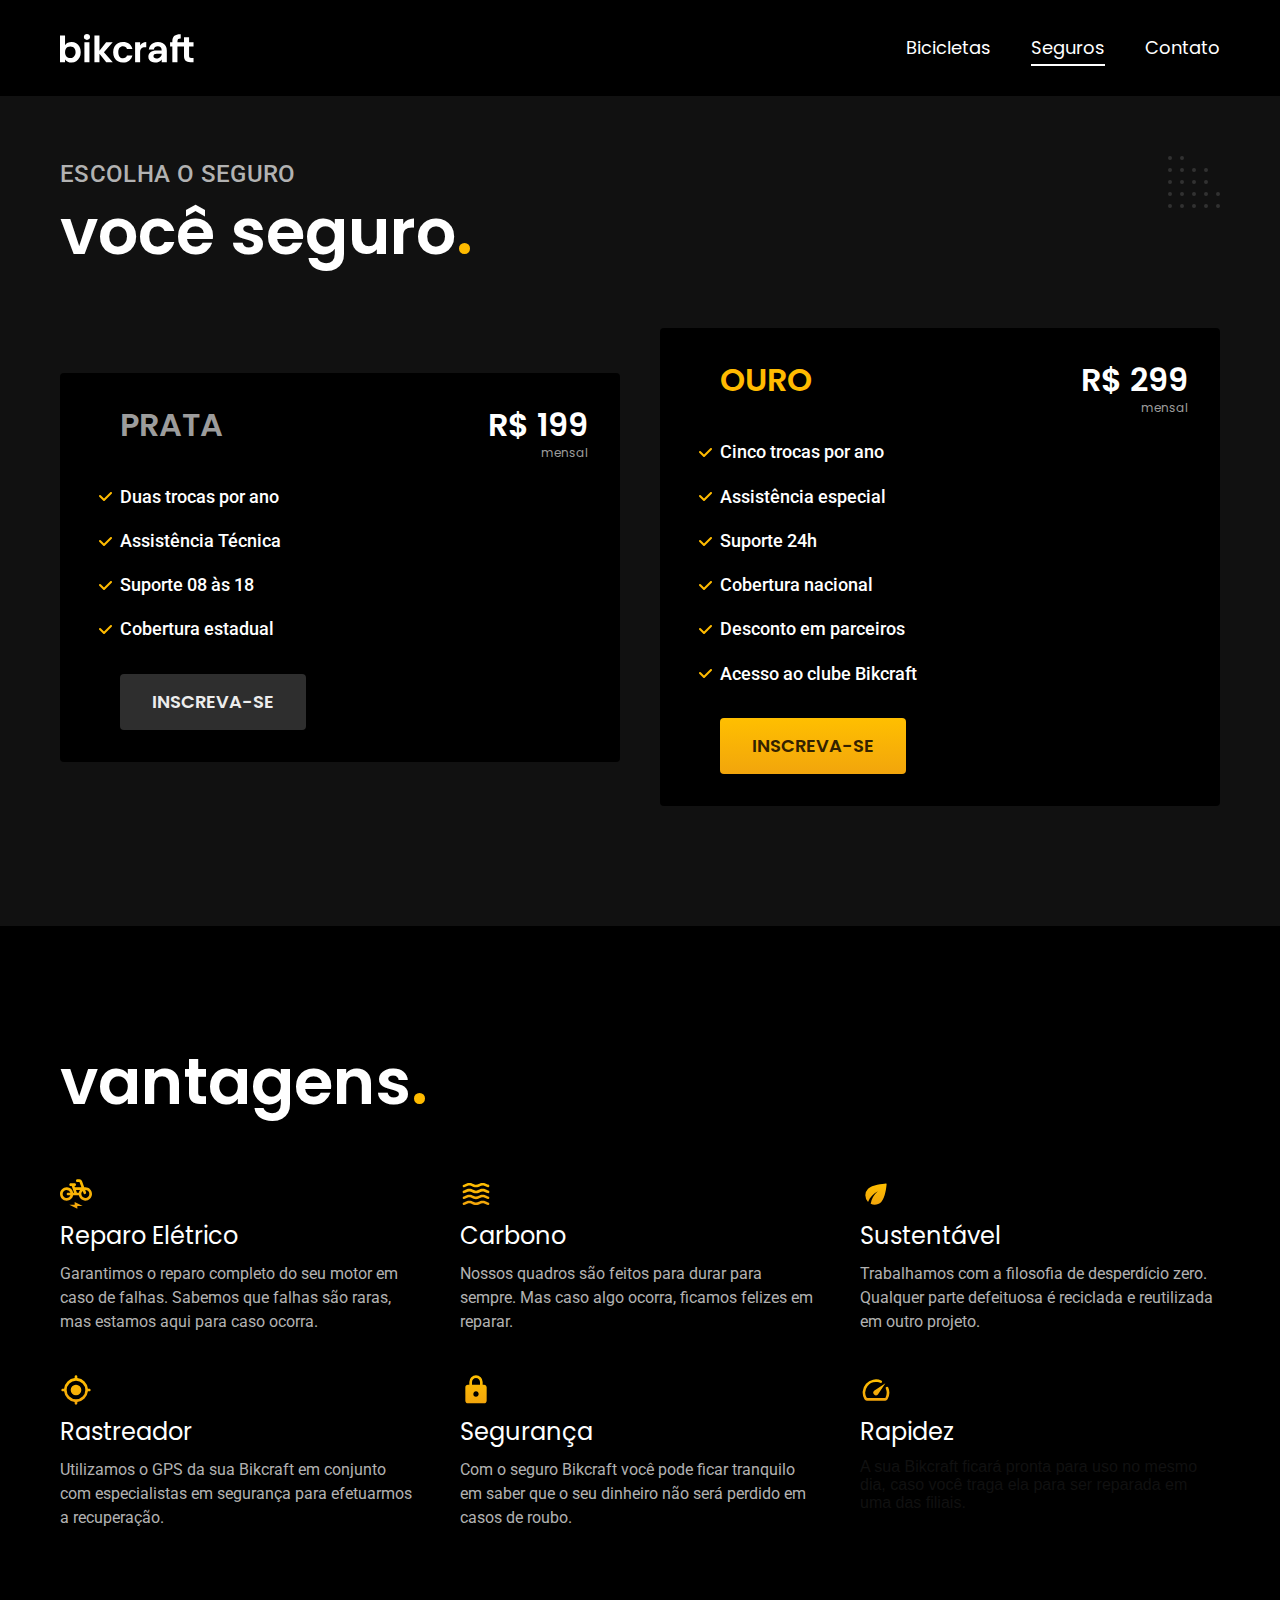
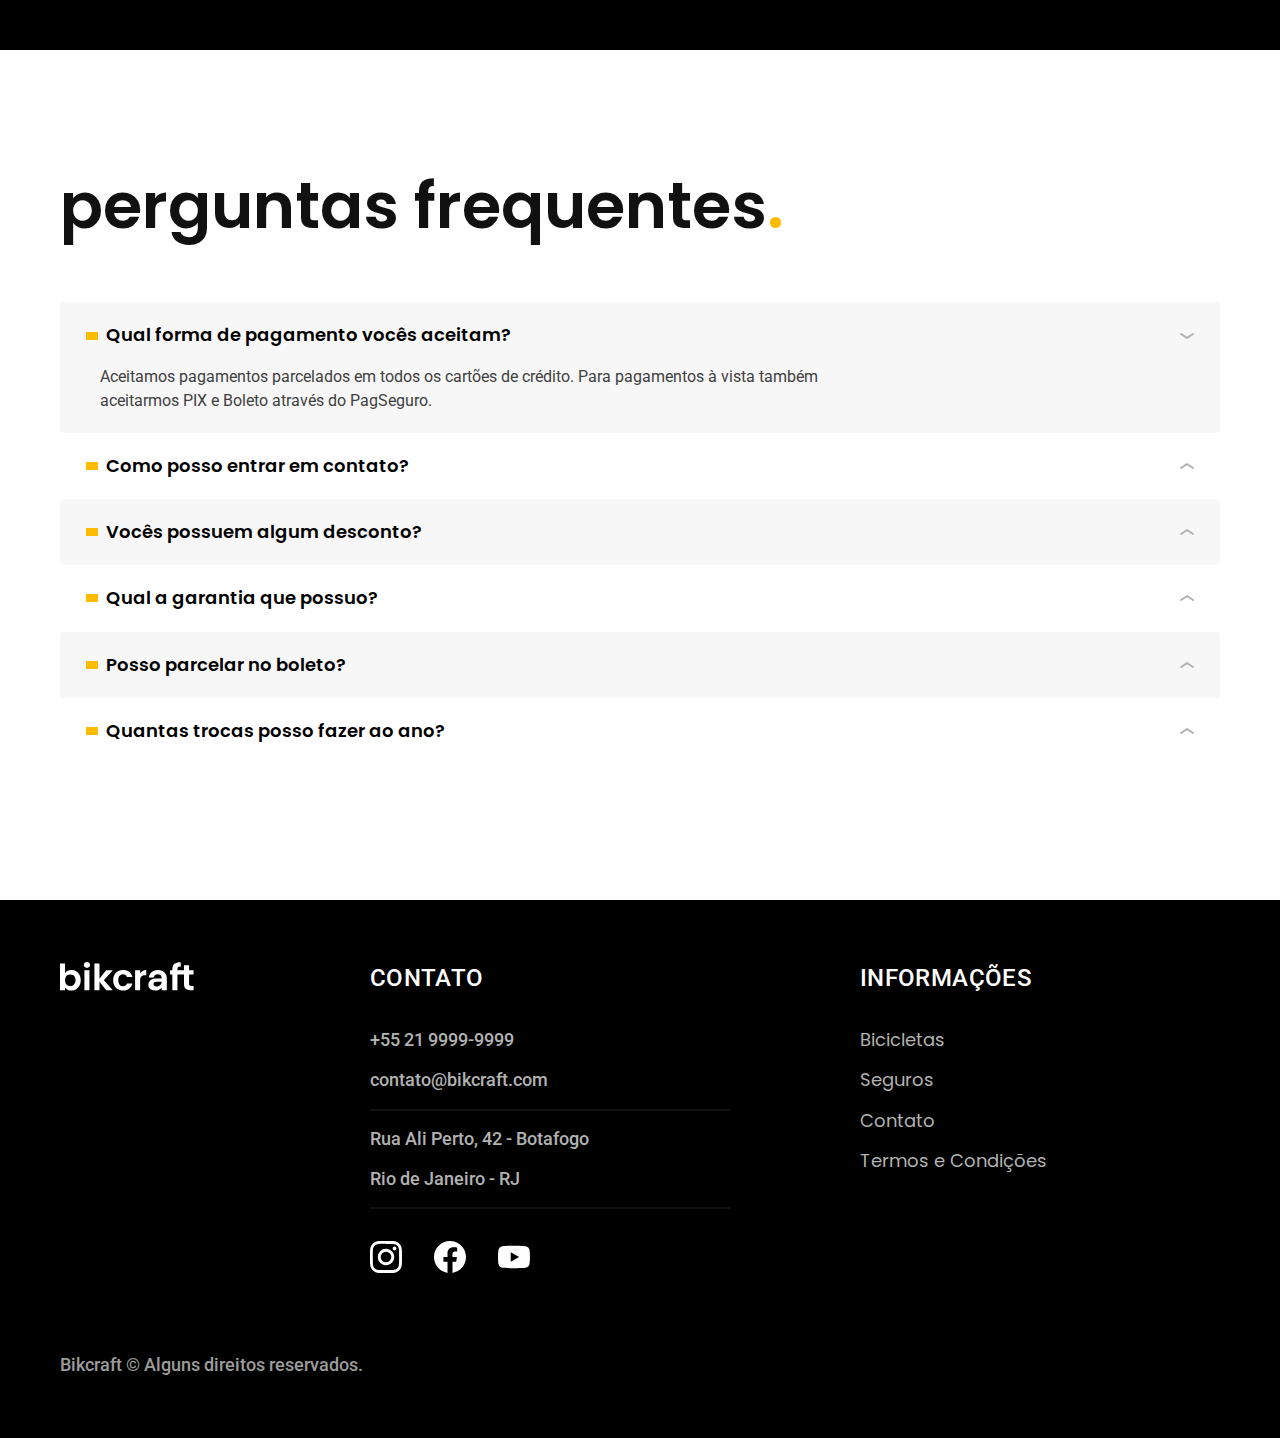
<file: seguros.html>
<!DOCTYPE html>
<html lang="pt-br">

<head>
  <title>Seguros | Bikcraft</title>
  <meta charset="UTF-8">
  <meta http-equiv="X-UA-Compatible" content="IE=edge">
  <meta name="viewport" content="width=device-width, initial-scale=1.0">
  <meta name="description" content="Termos e condições.">
  <link rel="icon" href="./favicon.svg" type="img/svg+xml">
  <link rel="preload" href="./css/style.min.css" as="style">
  <link rel="stylesheet" href="./css/style.min.css">
  <script>document.documentElement.classList.add('js')</script>
  <link rel="preconnect" href="https://fonts.googleapis.com">
  <link rel="preconnect" href="https://fonts.gstatic.com" crossorigin>
  <link href="https://fonts.googleapis.com/css2?family=Merriweather:ital,wght@1,900&family=Poppins:wght@400;600&family=Roboto:wght@400;500&display=swap" rel="stylesheet">

</head>

<body id="seguros">
  <header class="header-bg">
    <div class="header container">
      <a href="./index.html">
        <img src="./img/bikcraft.svg" alt="Bikcraft">
      </a>
      <nav aria-label="primaria">
        <ul class="header-menu font-1-m cor-0">
          <li><a href="./bicicletas.html">Bicicletas</a></li>
          <li><a href="./seguros.html">Seguros</a></li>
          <li><a href="./contato.html">Contato</a></li>
        </ul>
      </nav>
    </div>
  </header>

  <main class="seguros-bg">
    <div class="titulo-bg">
      <div class="titulo container">
        <p class="font-2-l-b cor-5">Escolha o seguro</p>
        <h1 class="font-1-xxl cor-0">você seguro<span class="cor-p1">.</span> </h1>
      </div>
      <div class="seguros container">
        <div class="seguros-item fadeInLeft" data-anime="200">
          <h3 class="font-1-xl cor-6">PRATA</h3>
          <span class="font-1-xl cor-0">R$ 199 <span class="font-1-xs cor-6">mensal</span></span>
          <ul class="font-2-m cor-0">
            <li>Duas trocas por ano</li>
            <li>Assistência Técnica</li>
            <li>Suporte 08 às 18</li>
            <li>Cobertura estadual</li>
          </ul>
          <a class="botao secundario" href="./orcamento.html?tipo=seguro&produto=prata">Inscreva-se</a>
        </div>
        <div class="seguros-item fadeInRight" data-anime="400">
          <h3 class="font-1-xl cor-p1">OURO</h3>
          <span class="font-1-xl cor-0">R$ 299 <span class="font-1-xs cor-6">mensal</span></span>
          <ul class="font-2-m cor-0">
            <li>Cinco trocas por ano</li>
            <li>Assistência especial</li>
            <li>Suporte 24h</li>
            <li>Cobertura nacional</li>
            <li>Desconto em parceiros</li>
            <li>Acesso ao clube Bikcraft</li>
          </ul>
          <a class="botao" href="./orcamento.html?tipo=seguro&produto=ouro">Inscreva-se</a>
        </div>
      </div>
    </div>
  </main>

  <article class=" vantagens-bg">
    <div class="vantagens container">
      <h2 class="font-1-xxl cor-0">vantagens<span class="cor-p1">.</span></h2>
      <ul>
        <li>
          <img src="./img/icones/eletrica.svg" alt="">
          <h3 class="font-1-l cor-0">Reparo Elétrico</h3>
          <p class="font-2-s cor-5">Garantimos o reparo completo do seu motor em caso de falhas. Sabemos que falhas são raras, mas estamos aqui para caso ocorra.</p>
        </li>
        <li>
          <img src="./img/icones/carbono.svg" alt="">
          <h3 class="font-1-l cor-0">Carbono</h3>
          <p class="font-2-s cor-5">Nossos quadros são feitos para durar para sempre. Mas caso algo ocorra, ficamos felizes em reparar.</p>
        </li>
        <li>
          <img src="./img/icones/sustentavel.svg" alt="">
          <h3 class="font-1-l cor-0">Sustentável</h3>
          <p class="font-2-s cor-5">Trabalhamos com a filosofia de desperdício zero. Qualquer parte defeituosa é reciclada e reutilizada em outro projeto.</p>
        </li>
        <li>
          <img src="./img/icones/rastreador.svg" alt="">
          <h3 class="font-1-l cor-0">Rastreador</h3>
          <p class="font-2-s cor-5">Utilizamos o GPS da sua Bikcraft em conjunto com especialistas em segurança para efetuarmos a recuperação.</p>
        </li>
        <li>
          <img src="./img/icones/seguro.svg" alt="">
          <h3 class="font-1-l cor-0">Segurança</h3>
          <p class="font-2-s cor-5">Com o seguro Bikcraft você pode ficar tranquilo em saber que o seu dinheiro não será perdido em casos de roubo.</p>
        </li>
        <li>
          <img src="./img/icones/velocidade.svg" alt="">
          <h3 class="font-1-l cor-0">Rapidez</h3>
          <p>A sua Bikcraft ficará pronta para uso no mesmo dia, caso você traga ela para ser reparada em uma das filiais.</p>
        </li>
      </ul>
    </div>
  </article>


  <article class="perguntas container">
    <h2 class="font-1-xxl">perguntas frequentes<span class="cor-p1">.</span></h2>

    <dl>
      <div>
        <dt><button class="font-1-m-b" aria-controls="pergunta1" aria-expanded="true">Qual forma de pagamento vocês aceitam?</button></dt>
        <dd id="pergunta1" class="font-2-s cor-9 ativa">Aceitamos pagamentos parcelados em todos os cartões de crédito. Para pagamentos à vista também aceitarmos PIX e Boleto através do PagSeguro.</dd>
      </div>
      <div>
        <dt><button class="font-1-m-b" aria-controls="pergunta2" aria-expanded="false">Como posso entrar em contato?</button></dt>
        <dd id="pergunta2" class="font-2-s cor-9">Aceitamos pagamentos parcelados em todos os cartões de crédito. Para pagamentos à vista também aceitarmos PIX e Boleto através do PagSeguro.</dd>
      </div>
      <div>
        <dt><button class="font-1-m-b" aria-controls="pergunta3" aria-expanded="false">Vocês possuem algum desconto?</button></dt>
        <dd id="pergunta3" class="font-2-s cor-9">Aceitamos pagamentos parcelados em todos os cartões de crédito. Para pagamentos à vista também aceitarmos PIX e Boleto através do PagSeguro.</dd>
      </div>
      <div>
        <dt><button class="font-1-m-b" aria-controls="pergunta4" aria-expanded="false">Qual a garantia que possuo?</button></dt>
        <dd id="pergunta4" class="font-2-s cor-9">Aceitamos pagamentos parcelados em todos os cartões de crédito. Para pagamentos à vista também aceitarmos PIX e Boleto através do PagSeguro.</dd>
      </div>
      <div>
        <dt><button class="font-1-m-b" aria-controls="pergunta5" aria-expanded="false">Posso parcelar no boleto?</button></dt>
        <dd id="pergunta5" class="font-2-s cor-9">Aceitamos pagamentos parcelados em todos os cartões de crédito. Para pagamentos à vista também aceitarmos PIX e Boleto através do PagSeguro.</dd>
      </div>
      <div>
        <dt><button class="font-1-m-b" aria-controls="pergunta6" aria-expanded="false">Quantas trocas posso fazer ao ano?</button></dt>
        <dd id="pergunta6" class="font-2-s cor-9">Aceitamos pagamentos parcelados em todos os cartões de crédito. Para pagamentos à vista também aceitarmos PIX e Boleto através do PagSeguro.</dd>
      </div>
    </dl>
  </article>


  <footer class="footer-bg">
    <div class="footer container">
      <img src="./img/bikcraft.svg" alt="Bikcraft">
      <div class="footer-contato">
        <h3 class="font-2-l-b cor-0">Contato</h3>
        <ul class="font-2-m cor-5">
          <li><a href="tel:+552199999999">+55 21 9999-9999</a></li>
          <li><a href="mailto:contato@bikcraft.com">contato@bikcraft.com</a></li>
          <li>Rua Ali Perto, 42 - Botafogo</li>
          <li>Rio de Janeiro - RJ</li>
        </ul>
        <div class="footer-redes">
          <a href="./">
            <img src="./img/redes/instagram.svg" alt="Instagram">
          </a>
          <a href="./">
            <img src="./img/redes/facebook.svg" alt="Facebook">
          </a>
          <a href="./">
            <img src="./img/redes/youtube.svg" alt="Youtube">
          </a>
        </div>
      </div>
      <div class="footer-informacoes">
        <h3 class="font-2-l-b cor-0">Informações</h3>
        <nav>
          <ul class="font-1-m cor-5">
            <li><a href="./bicicletas.html">Bicicletas</a></li>
            <li><a href="./seguros.html">Seguros</a></li>
            <li><a href="./contato.html">Contato</a></li>
            <li><a href="./termos.html">Termos e Condições</a></li>
          </ul>
        </nav>
      </div>
      <p class="footer-copy font-2-m cor-6">Bikcraft © Alguns direitos reservados.</p>
    </div>
  </footer>
  <script src="./js/plugins/simple-anime.js"></script>
  <script src="./js/script.js"></script>
</body>

</html>
</file>
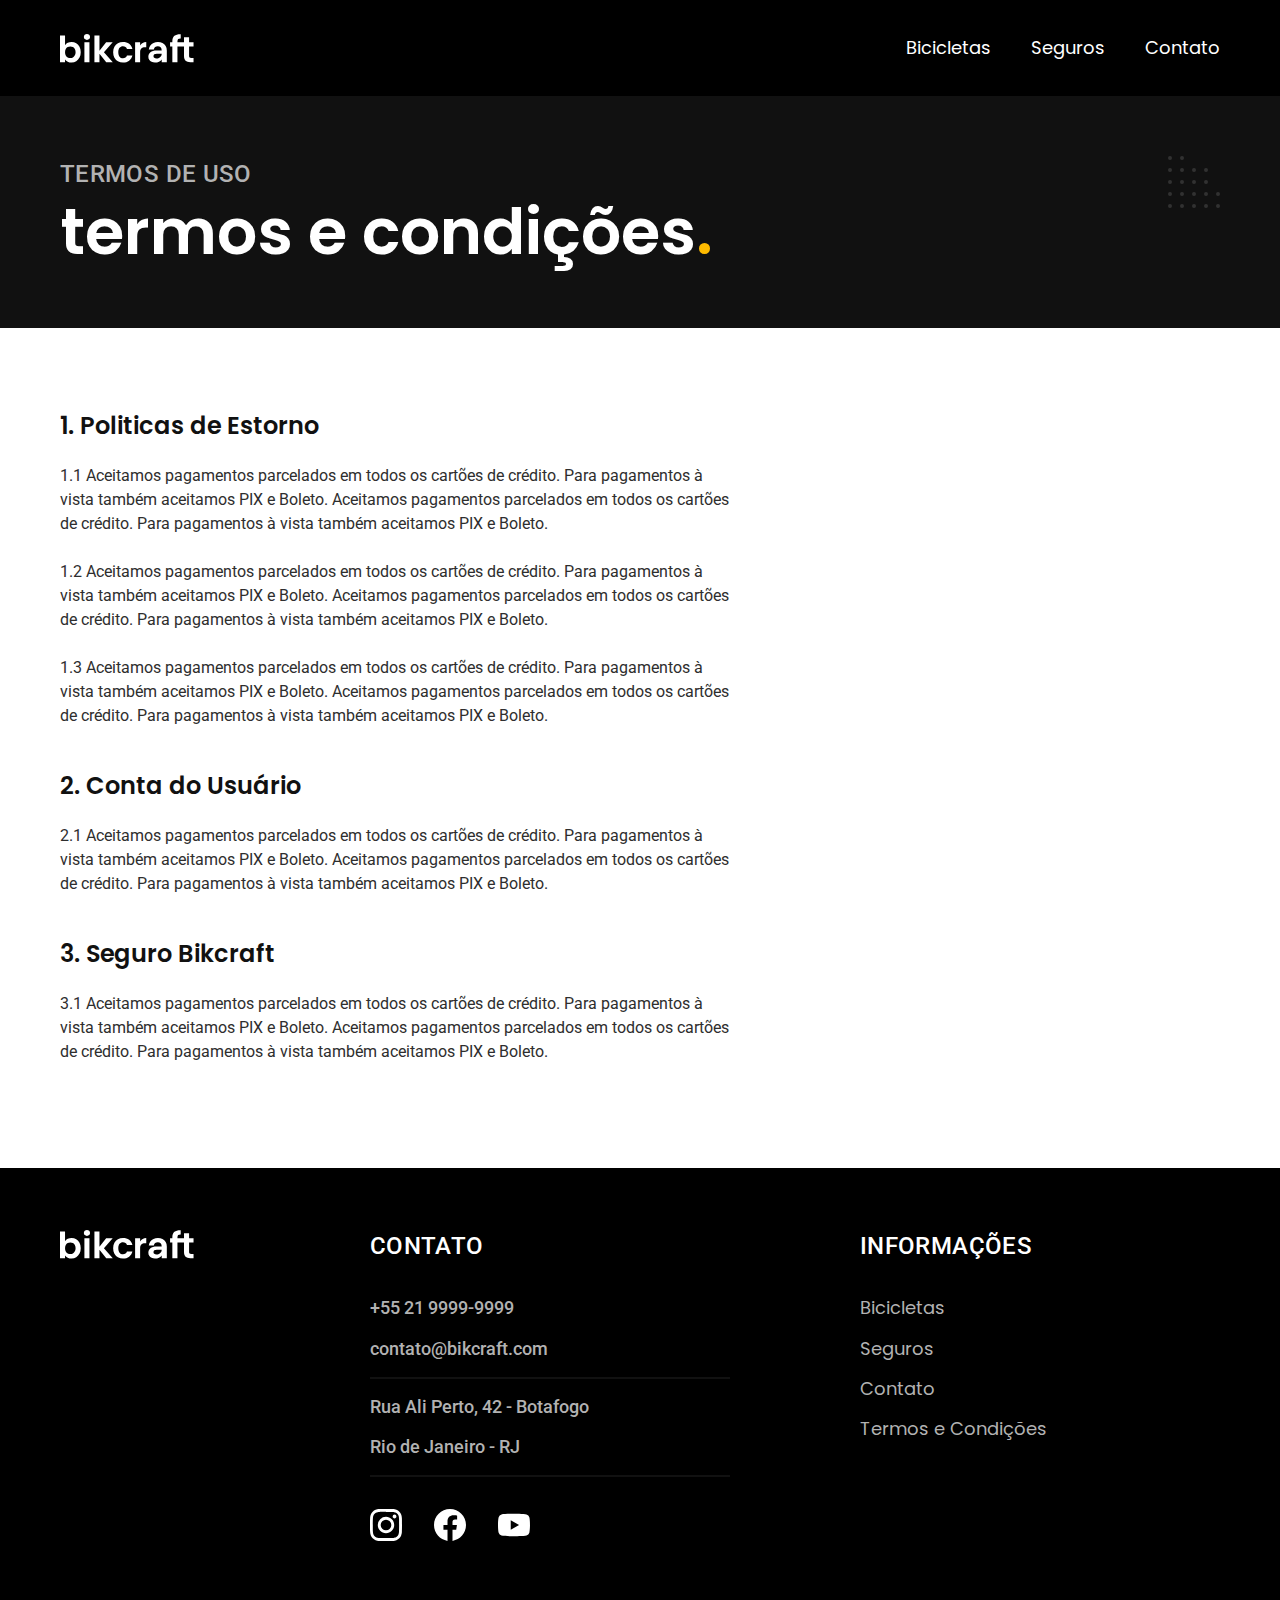
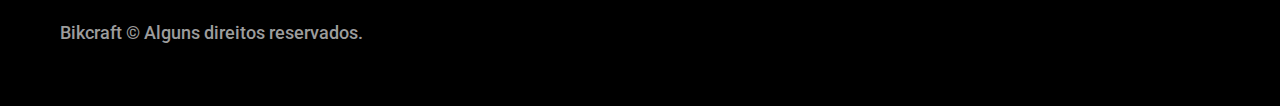
<file: termos.html>
<!DOCTYPE html>
<html lang="pt-br">

<head>
  <title>Termos e Condições | Bikcraft</title>
  <meta charset="UTF-8">
  <meta http-equiv="X-UA-Compatible" content="IE=edge">
  <meta name="viewport" content="width=device-width, initial-scale=1.0">
  <meta name="description" content="Termos e condições.">
  <link rel="icon" href="./favicon.svg" type="img/svg+xml">
  <link rel="preload" href="./css/style.min.css" as="style">
  <link rel="stylesheet" href="./css/style.min.css">
  <script>document.documentElement.classList.add('js')</script>
  <link rel="preconnect" href="https://fonts.googleapis.com">
  <link rel="preconnect" href="https://fonts.gstatic.com" crossorigin>
  <link href="https://fonts.googleapis.com/css2?family=Merriweather:ital,wght@1,900&family=Poppins:wght@400;600&family=Roboto:wght@400;500&display=swap" rel="stylesheet">

</head>

<body id="termos">
  <header class="header-bg">
    <div class="header container">
      <a href="./index.html">
        <img src="./img/bikcraft.svg" alt="Bikcraft">
      </a>
      <nav aria-label="primaria">
        <ul class="header-menu font-1-m cor-0">
          <li><a href="./bicicletas.html">Bicicletas</a></li>
          <li><a href="./seguros.html">Seguros</a></li>
          <li><a href="./contato.html">Contato</a></li>
        </ul>
      </nav>
    </div>
  </header>

  <main>
    <div class="titulo-bg">
      <div class="titulo container">
        <p class="font-2-l-b cor-5">Termos de uso</p>
        <h1 class="font-1-xxl cor-0">termos e condições<span class="cor-p1">.</span> </h1>
      </div>
    </div>

    <div class="termos font-2-s cor-10 container">
      <h2 class="font-1-l cor-11">1. Politicas de Estorno</h2>
      <p>1.1 Aceitamos pagamentos parcelados em todos os cartões de crédito. Para pagamentos à vista também aceitamos PIX e Boleto. Aceitamos pagamentos parcelados em todos os cartões de crédito. Para pagamentos à vista também aceitamos PIX e Boleto.</p>
      <p>1.2 Aceitamos pagamentos parcelados em todos os cartões de crédito. Para pagamentos à vista também aceitamos PIX e Boleto. Aceitamos pagamentos parcelados em todos os cartões de crédito. Para pagamentos à vista também aceitamos PIX e Boleto.</p>
      <p>1.3 Aceitamos pagamentos parcelados em todos os cartões de crédito. Para pagamentos à vista também aceitamos PIX e Boleto. Aceitamos pagamentos parcelados em todos os cartões de crédito. Para pagamentos à vista também aceitamos PIX e Boleto.</p>
      <h2 class="font-1-l cor-11">2. Conta do Usuário</h2>
      <p>2.1 Aceitamos pagamentos parcelados em todos os cartões de crédito. Para pagamentos à vista também aceitamos PIX e Boleto. Aceitamos pagamentos parcelados em todos os cartões de crédito. Para pagamentos à vista também aceitamos PIX e Boleto.</p>
      <h2 class="font-1-l cor-11">3. Seguro Bikcraft</h2>
      <p>3.1 Aceitamos pagamentos parcelados em todos os cartões de crédito. Para pagamentos à vista também aceitamos PIX e Boleto. Aceitamos pagamentos parcelados em todos os cartões de crédito. Para pagamentos à vista também aceitamos PIX e Boleto.</p>
    </div>

  </main>

  <footer class="footer-bg">
    <div class="footer container">
      <img src="./img/bikcraft.svg" alt="Bikcraft">
      <div class="footer-contato">
        <h3 class="font-2-l-b cor-0">Contato</h3>
        <ul class="font-2-m cor-5">
          <li><a href="tel:+552199999999">+55 21 9999-9999</a></li>
          <li><a href="mailto:contato@bikcraft.com">contato@bikcraft.com</a></li>
          <li>Rua Ali Perto, 42 - Botafogo</li>
          <li>Rio de Janeiro - RJ</li>
        </ul>
        <div class="footer-redes">
          <a href="./">
            <img src="./img/redes/instagram.svg" alt="Instagram">
          </a>
          <a href="./">
            <img src="./img/redes/facebook.svg" alt="Facebook">
          </a>
          <a href="./">
            <img src="./img/redes/youtube.svg" alt="Youtube">
          </a>
        </div>
      </div>
      <div class="footer-informacoes">
        <h3 class="font-2-l-b cor-0">Informações</h3>
        <nav>
          <ul class="font-1-m cor-5">
            <li><a href="./bicicletas.html">Bicicletas</a></li>
            <li><a href="./seguros.html">Seguros</a></li>
            <li><a href="./contato.html">Contato</a></li>
            <li><a href="./termos.html">Termos e Condições</a></li>
          </ul>
        </nav>
      </div>
      <p class="footer-copy font-2-m cor-6">Bikcraft © Alguns direitos reservados.</p>
    </div>
  </footer>
  <script src="./js/script.js"></script>
</body>

</html>
</file>
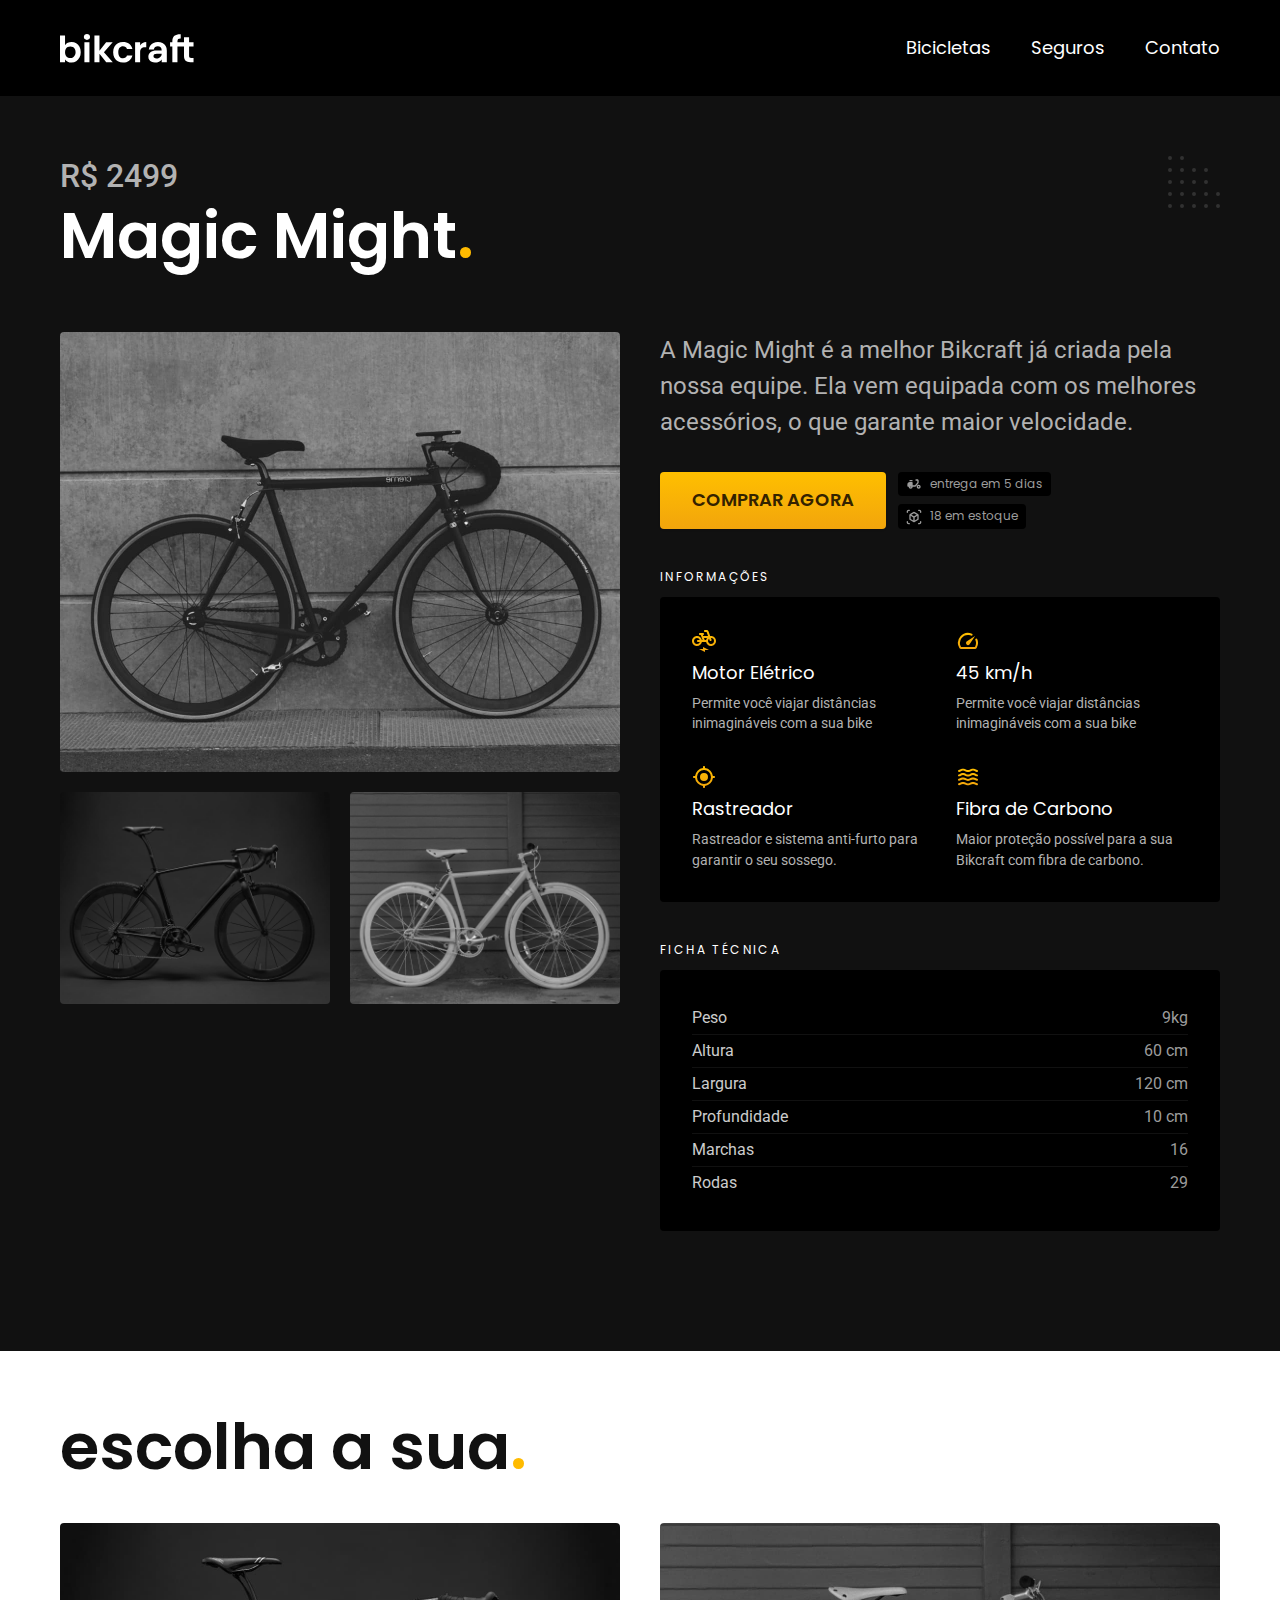
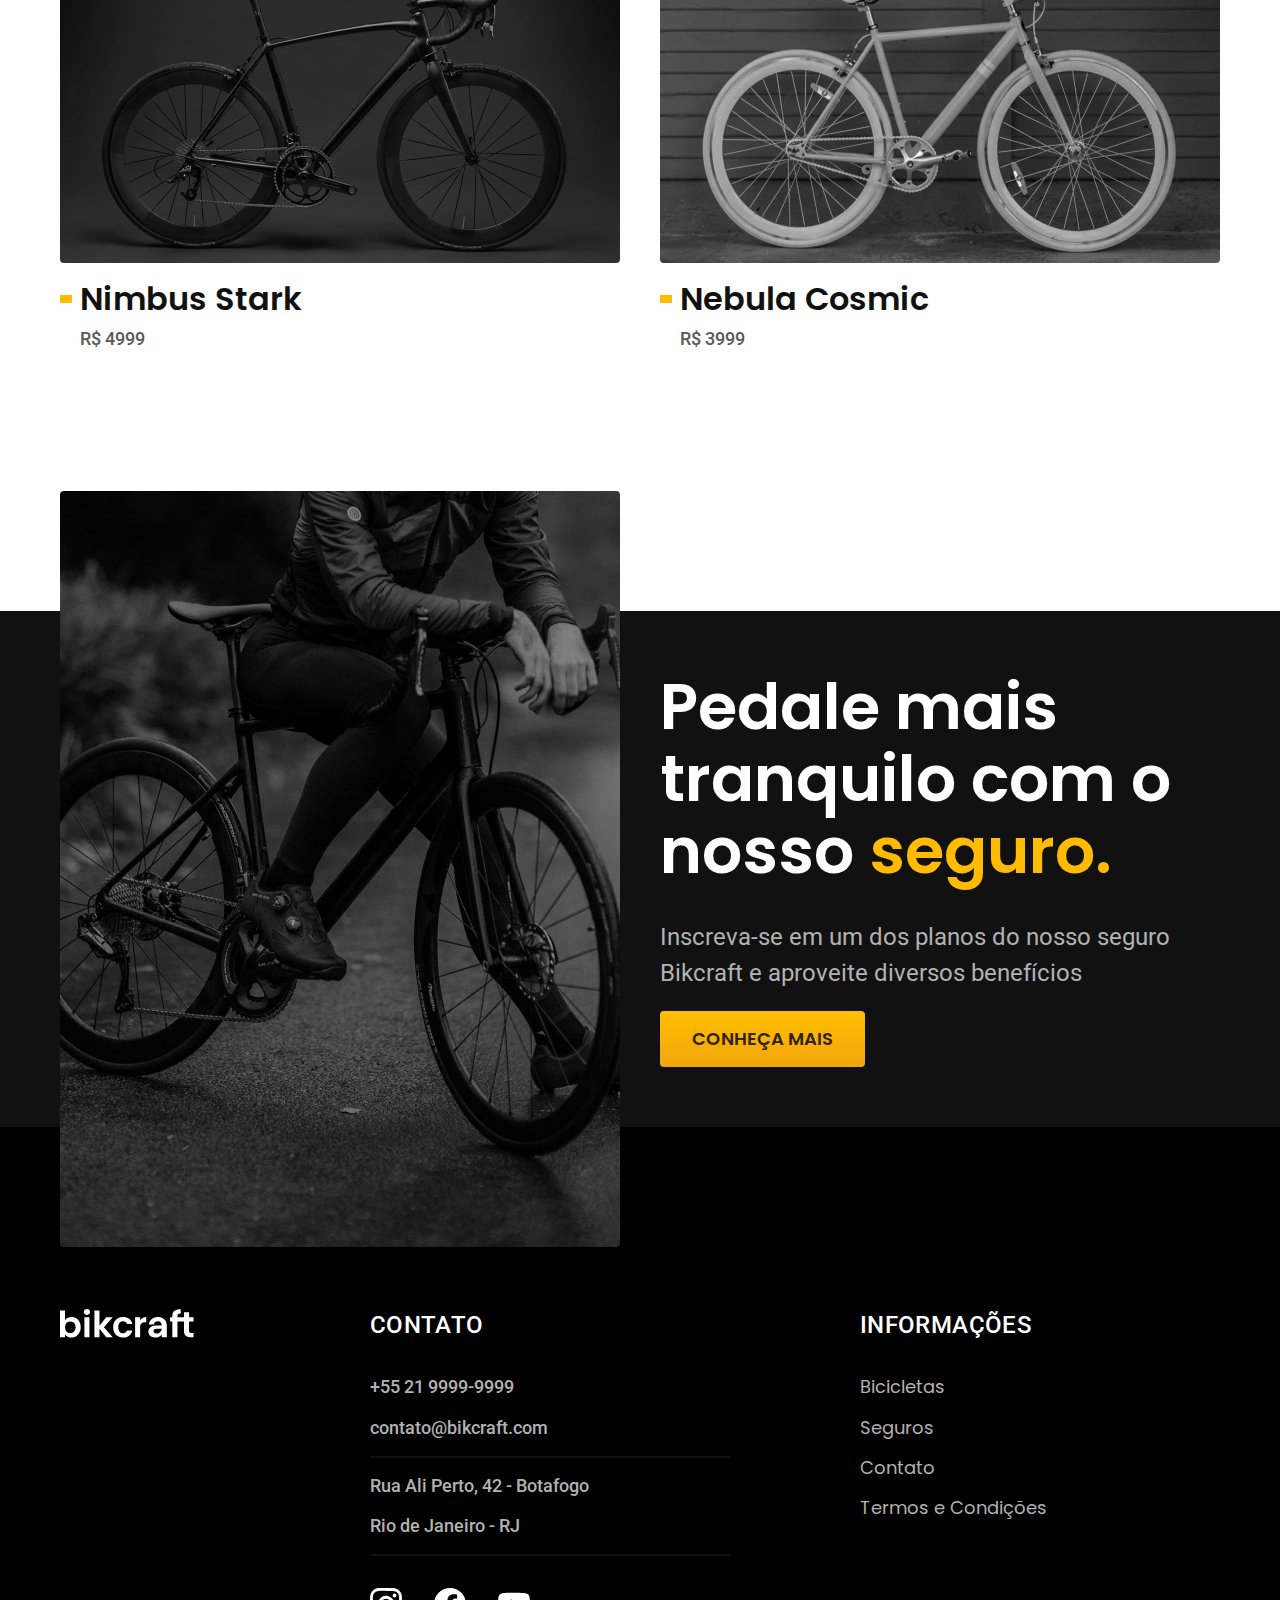
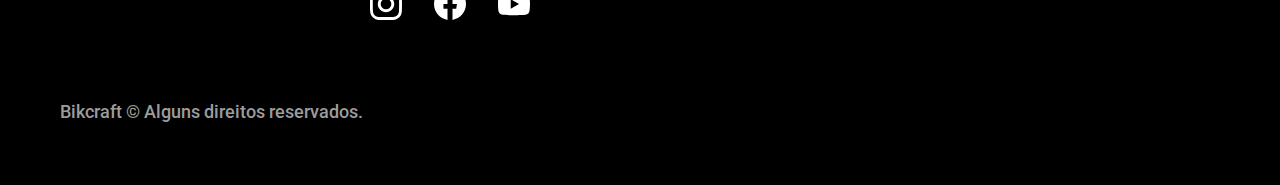
<file: bicicletas/magic.html>
<!DOCTYPE html>
<html lang="pt-br">

<head>
  <title>Magic| Bikcraft</title>
  <meta charset="UTF-8">
  <meta http-equiv="X-UA-Compatible" content="IE=edge">
  <meta name="viewport" content="width=device-width, initial-scale=1.0">
  <meta name="description" content="Magic">
  <link rel="icon" href="../favicon.svg" type="img/svg+xml">
  <link rel="preload" href="../css/style.min.css" as="style">
  <link rel="stylesheet" href="../css/style.min.css">
  <script>document.documentElement.classList.add('js')</script>
  <link rel="preconnect" href="https://fonts.googleapis.com">
  <link rel="preconnect" href="https://fonts.gstatic.com" crossorigin>
  <link href="https://fonts.googleapis.com/css2?family=Merriweather:ital,wght@1,900&family=Poppins:wght@400;600&family=Roboto:wght@400;500&display=swap" rel="stylesheet">

</head>

<body id="bicicleta">
  <header class="header-bg">
    <div class="header container">
      <a href="../index.html">
        <img src="../img/bikcraft.svg" alt="Bikcraft">
      </a>
      <nav aria-label="primaria">
        <ul class="header-menu font-1-m cor-0">
          <li><a href="../bicicletas.html">Bicicletas</a></li>
          <li><a href="../seguros.html">Seguros</a></li>
          <li><a href="../contato.html">Contato</a></li>
        </ul>
      </nav>
    </div>
  </header>

  <main class="titulo-bg">
    <div>
      <div class="titulo container">
        <p class="font-2-xl cor-5">R$ 2499</p>
        <h1 class="font-1-xxl cor-0">Magic Might<span class="cor-p1">.</span> </h1>
      </div>
    </div>
    <div class="bicicleta container">
      <div class="bicicleta-imagens">
        <img src="../img/bicicleta/nimbus2.jpg" alt="Bicicleta 1">
        <img src="../img/bicicleta/nimbus1.jpg" alt="Bicicleta 2">
        <img src="../img/bicicleta/nimbus3.jpg" alt="Bicicleta 3">
      </div>
      <div class="bicicleta-conteudo">
        <p class="font-2-l cor-5">A Magic Might é a melhor Bikcraft já criada pela nossa equipe. Ela vem equipada com os melhores acessórios, o que garante maior velocidade.</p>
        <div class="bicicleta-comprar">
          <a class="botao" href="../orcamento.html?tipo=bikcraft&produto=magic">Comprar Agora</a>
          <span class="font-1-xs cor-6"><img src="../img/icones/entrega.svg" alt="">entrega em 5 dias</span>
          <span class="font-1-xs cor-6"><img src="../img/icones/estoque.svg" alt="">18 em estoque</span>
        </div>
        <h2 class="font-1-xs cor-0">Informações</h2>
        <ul class="bicicleta-informacoes">
          <li>
            <img src="../img/icones/eletrica.svg" alt="">
            <h3 class="font-1-m cor-0">Motor Elétrico</h3>
            <p class="font-2-xs cor-5">Permite você viajar distâncias inimagináveis com a sua bike</p>
          </li>
          <li>
            <img src="../img/icones/velocidade.svg" alt="">
            <h3 class="font-1-m cor-0">45 km/h</h3>
            <p class="font-2-xs cor-5">Permite você viajar distâncias inimagináveis com a sua bike</p>
          </li>
          <li>
            <img src="../img/icones/rastreador.svg" alt="">
            <h3 class="font-1-m cor-0">Rastreador</h3>
            <p class="font-2-xs cor-5">Rastreador e sistema anti-furto para garantir o seu sossego.</p>
          </li>
          <li>
            <img src="../img/icones/carbono.svg" alt="">
            <h3 class="font-1-m cor-0">Fibra de Carbono</h3>
            <p class="font-2-xs cor-5">Maior proteção possível para a sua Bikcraft com fibra de carbono.</p>
          </li>
        </ul>
        <h2 class="font-1-xs cor-0">Ficha técnica</h2>
        <ul class="bicicleta-ficha font-2-s cor-4">
          <li>Peso <span>9kg</span></li>
          <li>Altura <span>60 cm</span></li>
          <li>Largura <span>120 cm</span></li>
          <li>Profundidade <span>10 cm</span></li>
          <li>Marchas <span>16</span></li>
          <li>Rodas <span>29</span></li>
        </ul>
      </div>
    </div>
  </main>

  <article class="bicicletas-lista container">
    <h2 class="font-1-xxl">escolha a sua<span class="cor-p1">.</span></h2>
    <ul>
      <li>
        <a href="./nimbus.html">
          <img src="../img/bicicletas/nimbus.jpg" alt="Bicicleta preta">
          <h3 class="font-1-xl">Nimbus Stark</h3>
          <span class="font-2-m cor-8">R$ 4999</span>
        </a>
      </li>
      <li>
        <a href="./nebula.html">
          <img src="../img/bicicletas/nebula.jpg" alt="Bicicleta preta">
          <h3 class="font-1-xl">Nebula Cosmic</h3>
          <span class="font-2-m cor-8">R$ 3999</span>
        </a>
      </li>
    </ul>
  </article>

  <article class="seguro-bg">
    <div class="seguro container">
      <div class="seguro-imagem">
        <img src="../img/fotos/seguros.jpg" alt="Pessoa parada em cima de uma bicicleta">
      </div>
      <div class="seguro-conteudo">
        <h2 class="font-1-xxl cor-0">Pedale mais tranquilo com o nosso <span class="cor-p1">seguro.</span></h2>
        <p class="font-2-l cor-5">Inscreva-se em um dos planos do nosso seguro Bikcraft e aproveite diversos benefícios</p>
        <a class="botao" href="../seguros.html">Conheça mais</a>
      </div>
    </div>
  </article>

  <footer class="footer-bg">
    <div class="footer container">
      <img src="../img/bikcraft.svg" alt="Bikcraft">
      <div class="footer-contato">
        <h3 class="font-2-l-b cor-0">Contato</h3>
        <ul class="font-2-m cor-5">
          <li><a href="tel:+552199999999">+55 21 9999-9999</a></li>
          <li><a href="mailto:contato@bikcraft.com">contato@bikcraft.com</a></li>
          <li>Rua Ali Perto, 42 - Botafogo</li>
          <li>Rio de Janeiro - RJ</li>
        </ul>
        <div class="footer-redes">
          <a href="./">
            <img src="../img/redes/instagram.svg" alt="Instagram">
          </a>
          <a href="./">
            <img src="../img/redes/facebook.svg" alt="Facebook">
          </a>
          <a href="./">
            <img src="../img/redes/youtube.svg" alt="Youtube">
          </a>
        </div>
      </div>
      <div class="footer-informacoes">
        <h3 class="font-2-l-b cor-0">Informações</h3>
        <nav>
          <ul class="font-1-m cor-5">
            <li><a href="../bicicletas.html">Bicicletas</a></li>
            <li><a href="../seguros.html">Seguros</a></li>
            <li><a href="../contato.html">Contato</a></li>
            <li><a href="../termos.html">Termos e Condições</a></li>
          </ul>
        </nav>
      </div>
      <p class="footer-copy font-2-m cor-6">Bikcraft © Alguns direitos reservados.</p>
    </div>
  </footer>
  <script src="../js/script.js"></script>
</body>

</html>
</file>
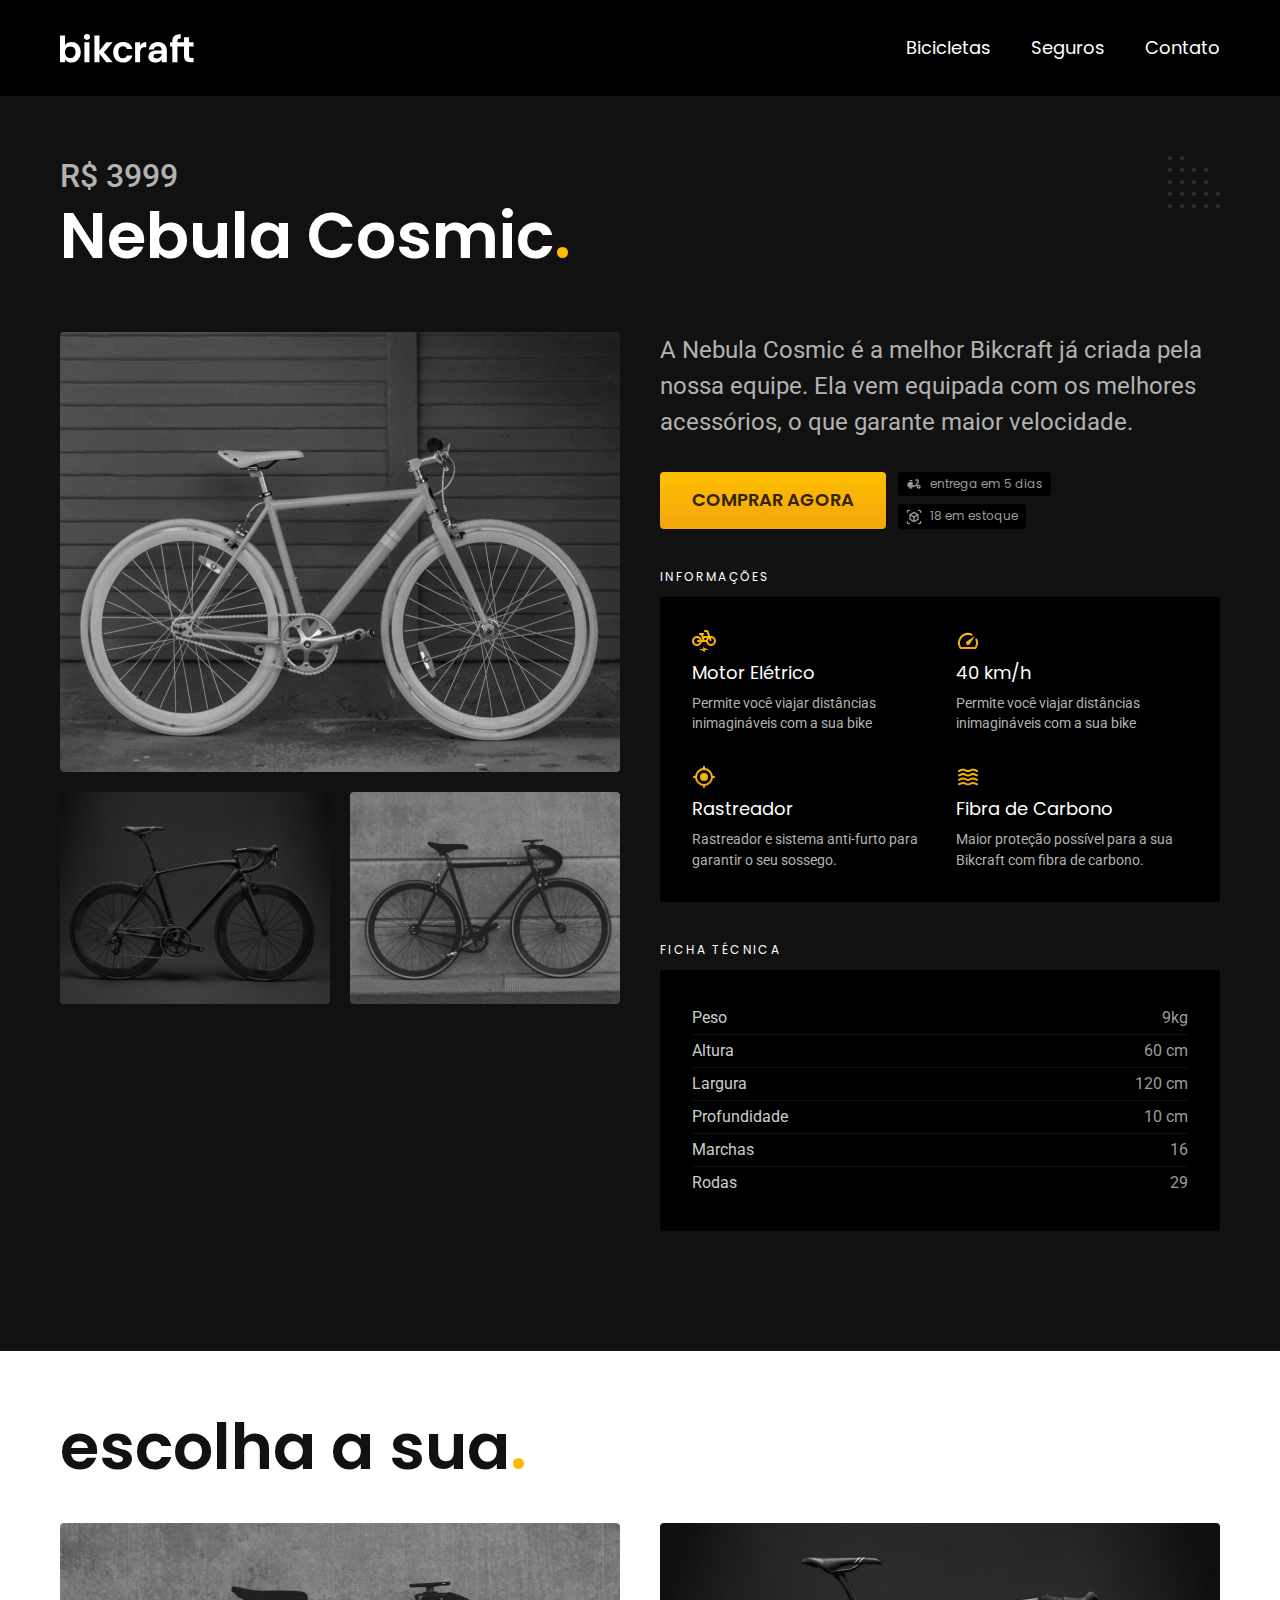
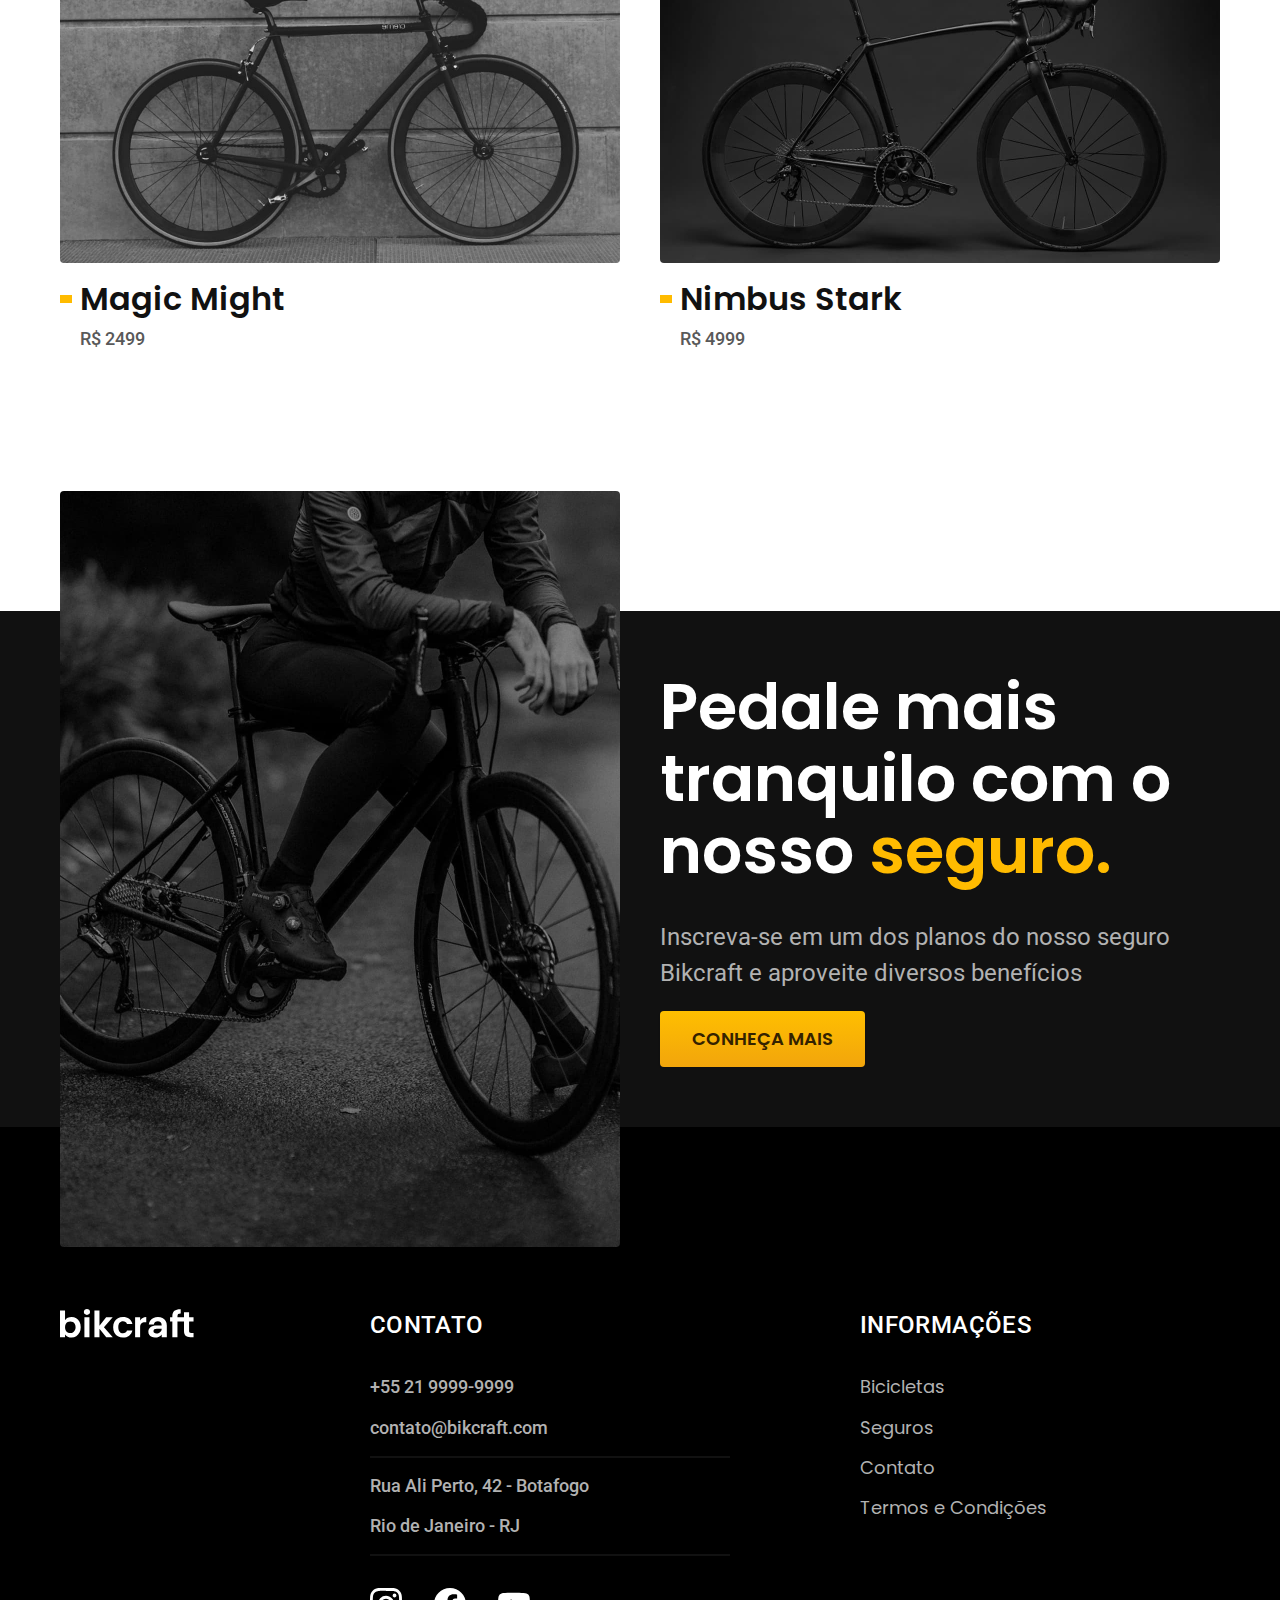
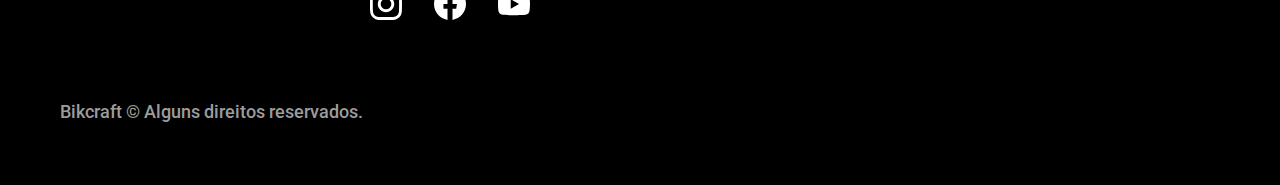
<file: bicicletas/nebula.html>
<!DOCTYPE html>
<html lang="pt-br">

<head>
  <title>Nebula | Bikcraft</title>
  <meta charset="UTF-8">
  <meta http-equiv="X-UA-Compatible" content="IE=edge">
  <meta name="viewport" content="width=device-width, initial-scale=1.0">
  <meta name="description" content="Nebula">
  <link rel="icon" href="../favicon.svg" type="img/svg+xml">
  <link rel="preload" href="../css/style.min.css" as="style">
  <link rel="stylesheet" href="../css/style.min.css">
  <script>document.documentElement.classList.add('js')</script>
  <link rel="preconnect" href="https://fonts.googleapis.com">
  <link rel="preconnect" href="https://fonts.gstatic.com" crossorigin>
  <link href="https://fonts.googleapis.com/css2?family=Merriweather:ital,wght@1,900&family=Poppins:wght@400;600&family=Roboto:wght@400;500&display=swap" rel="stylesheet">

</head>

<body id="bicicleta">
  <header class="header-bg">
    <div class="header container">
      <a href="../index.html">
        <img src="../img/bikcraft.svg" alt="Bikcraft">
      </a>
      <nav aria-label="primaria">
        <ul class="header-menu font-1-m cor-0">
          <li><a href="../bicicletas.html">Bicicletas</a></li>
          <li><a href="../seguros.html">Seguros</a></li>
          <li><a href="../contato.html">Contato</a></li>
        </ul>
      </nav>
    </div>
  </header>

  <main class="titulo-bg">
    <div>
      <div class="titulo container">
        <p class="font-2-xl cor-5">R$ 3999</p>
        <h1 class="font-1-xxl cor-0">Nebula Cosmic<span class="cor-p1">.</span> </h1>
      </div>
    </div>
    <div class="bicicleta container">
      <div class="bicicleta-imagens">
        <img src="../img/bicicleta/nimbus3.jpg" alt="Bicicleta 1">
        <img src="../img/bicicleta/nimbus1.jpg" alt="Bicicleta 2">
        <img src="../img/bicicleta/nimbus2.jpg" alt="Bicicleta 3">
      </div>
      <div class="bicicleta-conteudo">
        <p class="font-2-l cor-5">A Nebula Cosmic é a melhor Bikcraft já criada pela nossa equipe. Ela vem equipada com os melhores acessórios, o que garante maior velocidade.</p>
        <div class="bicicleta-comprar">
          <a class="botao" href="../orcamento.html?tipo=bikcraft&produto=nebula">Comprar Agora</a>
          <span class="font-1-xs cor-6"><img src="../img/icones/entrega.svg" alt="">entrega em 5 dias</span>
          <span class="font-1-xs cor-6"><img src="../img/icones/estoque.svg" alt="">18 em estoque</span>
        </div>
        <h2 class="font-1-xs cor-0">Informações</h2>
        <ul class="bicicleta-informacoes">
          <li>
            <img src="../img/icones/eletrica.svg" alt="">
            <h3 class="font-1-m cor-0">Motor Elétrico</h3>
            <p class="font-2-xs cor-5">Permite você viajar distâncias inimagináveis com a sua bike</p>
          </li>
          <li>
            <img src="../img/icones/velocidade.svg" alt="">
            <h3 class="font-1-m cor-0">40 km/h</h3>
            <p class="font-2-xs cor-5">Permite você viajar distâncias inimagináveis com a sua bike</p>
          </li>
          <li>
            <img src="../img/icones/rastreador.svg" alt="">
            <h3 class="font-1-m cor-0">Rastreador</h3>
            <p class="font-2-xs cor-5">Rastreador e sistema anti-furto para garantir o seu sossego.</p>
          </li>
          <li>
            <img src="../img/icones/carbono.svg" alt="">
            <h3 class="font-1-m cor-0">Fibra de Carbono</h3>
            <p class="font-2-xs cor-5">Maior proteção possível para a sua Bikcraft com fibra de carbono.</p>
          </li>
        </ul>
        <h2 class="font-1-xs cor-0">Ficha técnica</h2>
        <ul class="bicicleta-ficha font-2-s cor-4">
          <li>Peso <span>9kg</span></li>
          <li>Altura <span>60 cm</span></li>
          <li>Largura <span>120 cm</span></li>
          <li>Profundidade <span>10 cm</span></li>
          <li>Marchas <span>16</span></li>
          <li>Rodas <span>29</span></li>
        </ul>
      </div>
    </div>
  </main>

  <article class="bicicletas-lista container">
    <h2 class="font-1-xxl">escolha a sua<span class="cor-p1">.</span></h2>
    <ul>
      <li>
        <a href="./magic.html">
          <img src="../img/bicicletas/magic.jpg" alt="Bicicleta preta">
          <h3 class="font-1-xl">Magic Might</h3>
          <span class="font-2-m cor-8">R$ 2499</span>
        </a>
      </li>
      <li>
        <a href="./nimbus.html">
          <img src="../img/bicicletas/nimbus.jpg" alt="Bicicleta preta">
          <h3 class="font-1-xl">Nimbus Stark</h3>
          <span class="font-2-m cor-8">R$ 4999</span>
        </a>
      </li>
    </ul>
  </article>

  <article class="seguro-bg">
    <div class="seguro container">
      <div class="seguro-imagem">
        <img src="../img/fotos/seguros.jpg" alt="Pessoa parada em cima de uma bicicleta">
      </div>
      <div class="seguro-conteudo">
        <h2 class="font-1-xxl cor-0">Pedale mais tranquilo com o nosso <span class="cor-p1">seguro.</span></h2>
        <p class="font-2-l cor-5">Inscreva-se em um dos planos do nosso seguro Bikcraft e aproveite diversos benefícios</p>
        <a class="botao" href="../seguros.html">Conheça mais</a>
      </div>
    </div>
  </article>

  <footer class="footer-bg">
    <div class="footer container">
      <img src="../img/bikcraft.svg" alt="Bikcraft">
      <div class="footer-contato">
        <h3 class="font-2-l-b cor-0">Contato</h3>
        <ul class="font-2-m cor-5">
          <li><a href="tel:+552199999999">+55 21 9999-9999</a></li>
          <li><a href="mailto:contato@bikcraft.com">contato@bikcraft.com</a></li>
          <li>Rua Ali Perto, 42 - Botafogo</li>
          <li>Rio de Janeiro - RJ</li>
        </ul>
        <div class="footer-redes">
          <a href="./">
            <img src="../img/redes/instagram.svg" alt="Instagram">
          </a>
          <a href="./">
            <img src="../img/redes/facebook.svg" alt="Facebook">
          </a>
          <a href="./">
            <img src="../img/redes/youtube.svg" alt="Youtube">
          </a>
        </div>
      </div>
      <div class="footer-informacoes">
        <h3 class="font-2-l-b cor-0">Informações</h3>
        <nav>
          <ul class="font-1-m cor-5">
            <li><a href="../bicicletas.html">Bicicletas</a></li>
            <li><a href="../seguros.html">Seguros</a></li>
            <li><a href="../contato.html">Contato</a></li>
            <li><a href="../termos.html">Termos e Condições</a></li>
          </ul>
        </nav>
      </div>
      <p class="footer-copy font-2-m cor-6">Bikcraft © Alguns direitos reservados.</p>
    </div>
  </footer>
  <script src="../js/script.js"></script>
</body>

</html>
</file>
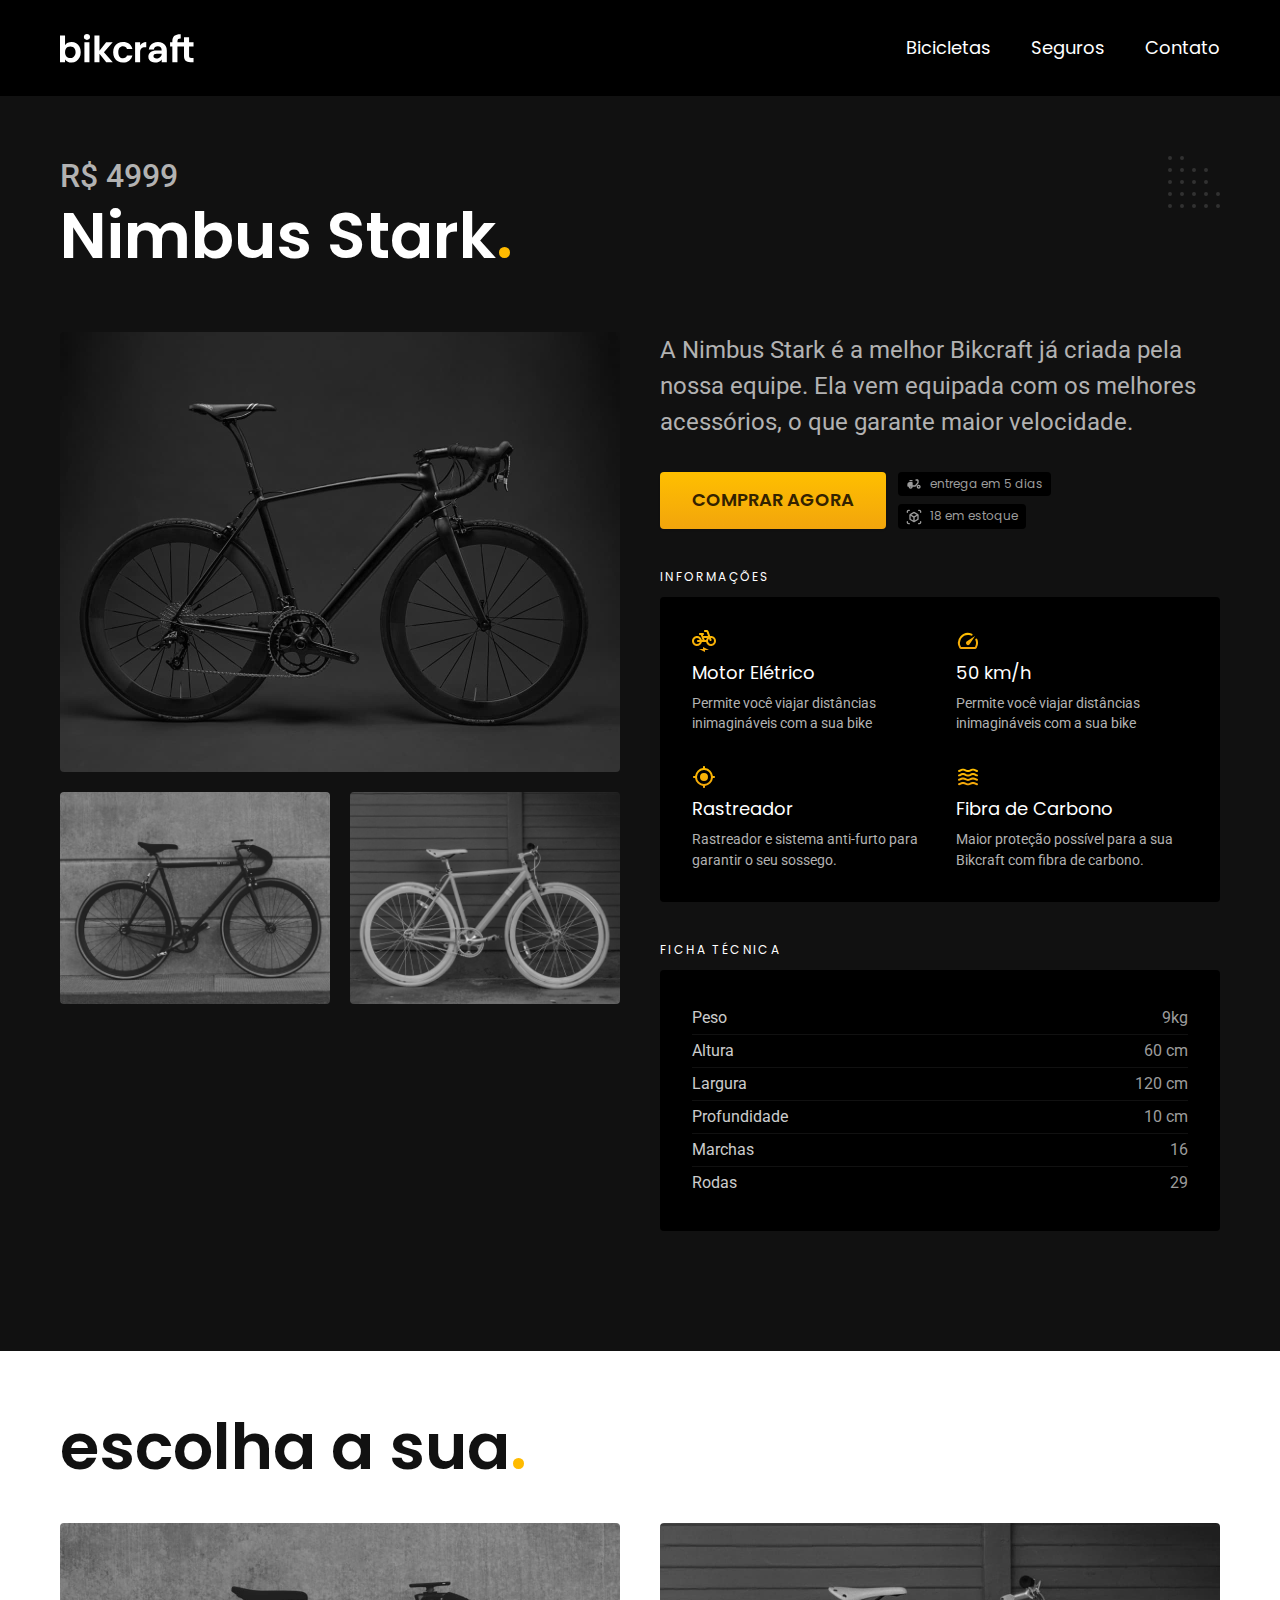
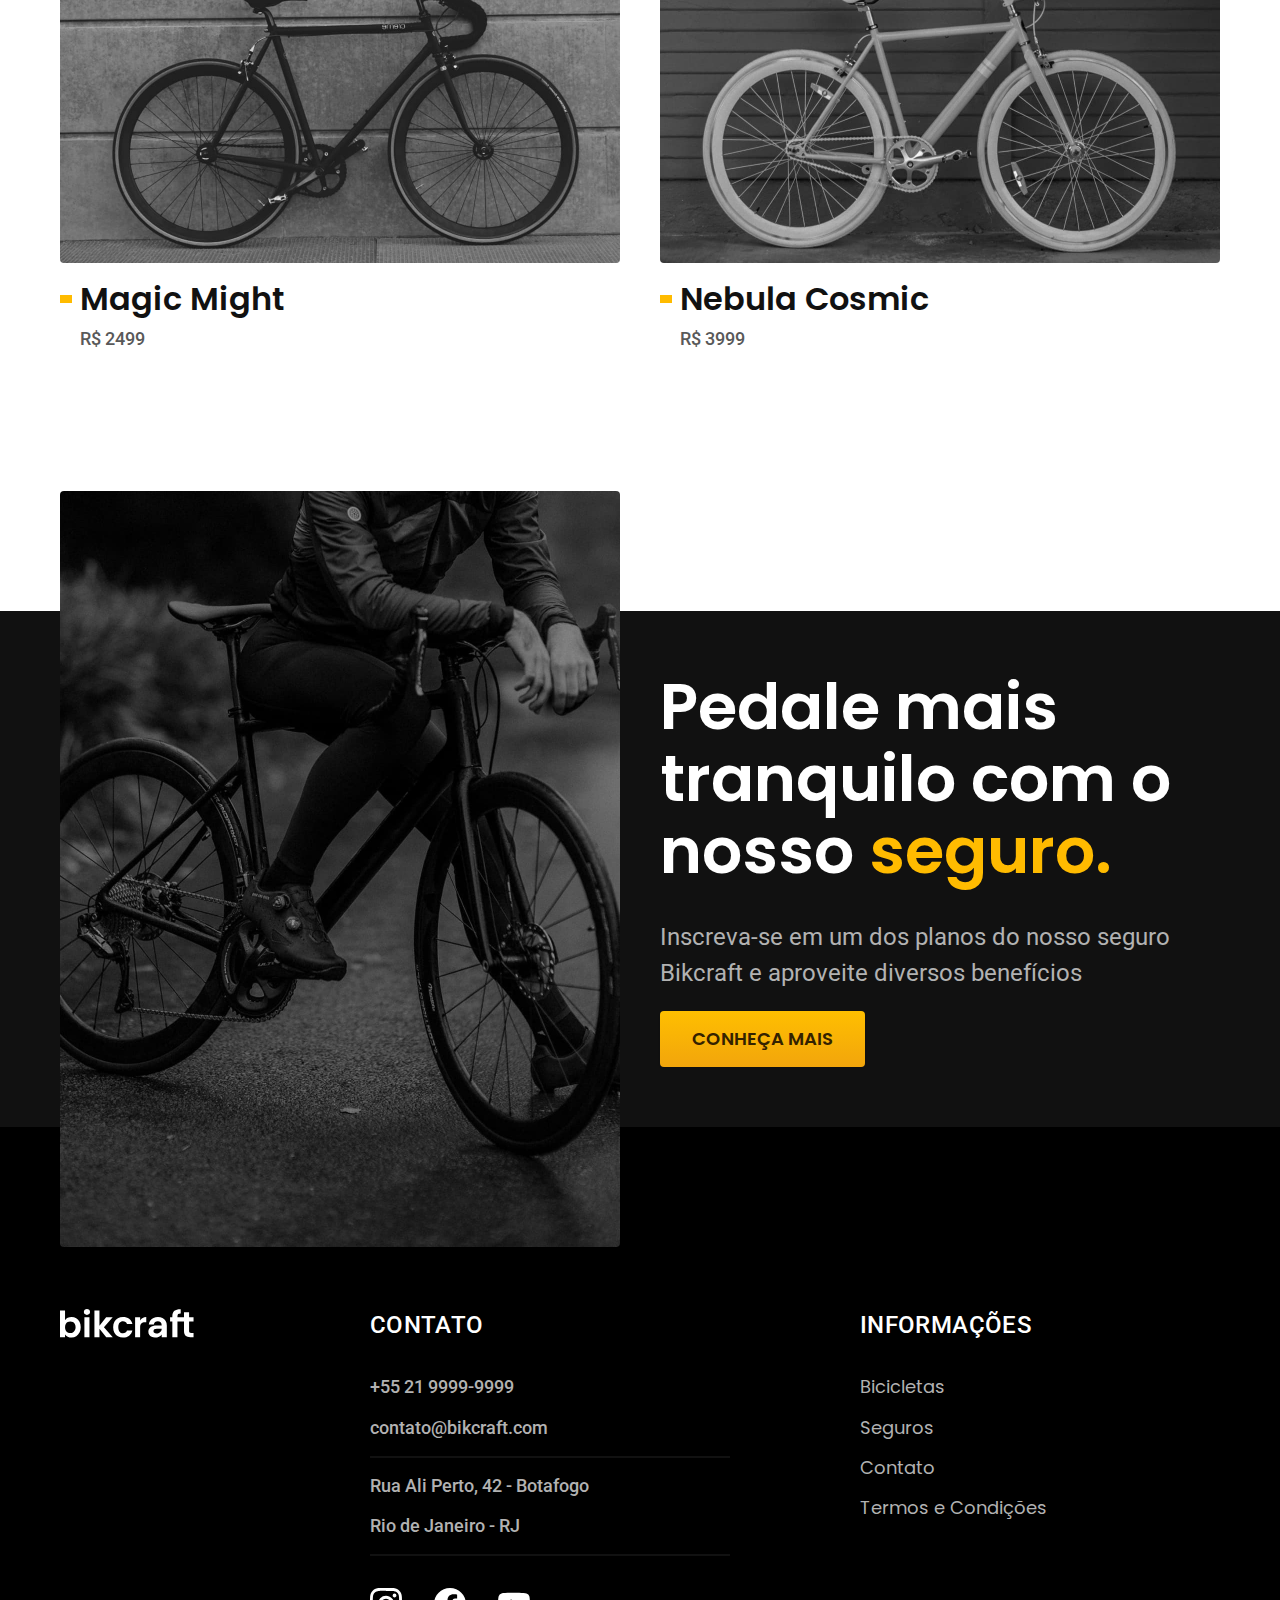
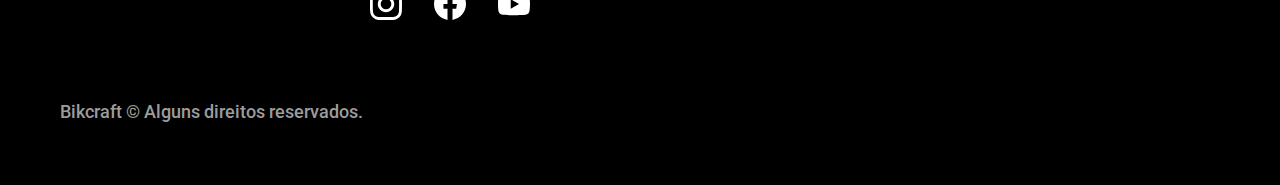
<file: bicicletas/nimbus.html>
<!DOCTYPE html>
<html lang="pt-br">

<head>
  <title>Nimbus| Bikcraft</title>
  <meta charset="UTF-8">
  <meta http-equiv="X-UA-Compatible" content="IE=edge">
  <meta name="viewport" content="width=device-width, initial-scale=1.0">
  <meta name="description" content="Nimbus">
  <link rel="icon" href="../favicon.svg" type="img/svg+xml">
  <link rel="preload" href="../css/style.min.css" as="style">
  <link rel="stylesheet" href="../css/style.min.css">
  <script>document.documentElement.classList.add('js')</script>
  <link rel="preconnect" href="https://fonts.googleapis.com">
  <link rel="preconnect" href="https://fonts.gstatic.com" crossorigin>
  <link href="https://fonts.googleapis.com/css2?family=Merriweather:ital,wght@1,900&family=Poppins:wght@400;600&family=Roboto:wght@400;500&display=swap" rel="stylesheet">

</head>

<body id="bicicleta">
  <header class="header-bg">
    <div class="header container">
      <a href="../index.html">
        <img src="../img/bikcraft.svg" alt="Bikcraft">
      </a>
      <nav aria-label="primaria">
        <ul class="header-menu font-1-m cor-0">
          <li><a href="../bicicletas.html">Bicicletas</a></li>
          <li><a href="../seguros.html">Seguros</a></li>
          <li><a href="../contato.html">Contato</a></li>
        </ul>
      </nav>
    </div>
  </header>

  <main class="titulo-bg">
    <div>
      <div class="titulo container">
        <p class="font-2-xl cor-5">R$ 4999</p>
        <h1 class="font-1-xxl cor-0">Nimbus Stark<span class="cor-p1">.</span> </h1>
      </div>
    </div>
    <div class="bicicleta container">
      <div class="bicicleta-imagens">
        <img src="../img/bicicleta/nimbus1.jpg" alt="Bicicleta 1">
        <img src="../img/bicicleta/nimbus2.jpg" alt="Bicicleta 2">
        <img src="../img/bicicleta/nimbus3.jpg" alt="Bicicleta 3">
      </div>
      <div class="bicicleta-conteudo">
        <p class="font-2-l cor-5">A Nimbus Stark é a melhor Bikcraft já criada pela nossa equipe. Ela vem equipada com os melhores acessórios, o que garante maior velocidade.</p>
        <div class="bicicleta-comprar">
          <a class="botao" href="../orcamento.html?tipo=bikcraft&produto=nimbus">Comprar Agora</a>
          <span class="font-1-xs cor-6"><img src="../img/icones/entrega.svg" alt="">entrega em 5 dias</span>
          <span class="font-1-xs cor-6"><img src="../img/icones/estoque.svg" alt="">18 em estoque</span>
        </div>
        <h2 class="font-1-xs cor-0">Informações</h2>
        <ul class="bicicleta-informacoes">
          <li>
            <img src="../img/icones/eletrica.svg" alt="">
            <h3 class="font-1-m cor-0">Motor Elétrico</h3>
            <p class="font-2-xs cor-5">Permite você viajar distâncias inimagináveis com a sua bike</p>
          </li>
          <li>
            <img src="../img/icones/velocidade.svg" alt="">
            <h3 class="font-1-m cor-0">50 km/h</h3>
            <p class="font-2-xs cor-5">Permite você viajar distâncias inimagináveis com a sua bike</p>
          </li>
          <li>
            <img src="../img/icones/rastreador.svg" alt="">
            <h3 class="font-1-m cor-0">Rastreador</h3>
            <p class="font-2-xs cor-5">Rastreador e sistema anti-furto para garantir o seu sossego.</p>
          </li>
          <li>
            <img src="../img/icones/carbono.svg" alt="">
            <h3 class="font-1-m cor-0">Fibra de Carbono</h3>
            <p class="font-2-xs cor-5">Maior proteção possível para a sua Bikcraft com fibra de carbono.</p>
          </li>
        </ul>
        <h2 class="font-1-xs cor-0">Ficha técnica</h2>
        <ul class="bicicleta-ficha font-2-s cor-4">
          <li>Peso <span>9kg</span></li>
          <li>Altura <span>60 cm</span></li>
          <li>Largura <span>120 cm</span></li>
          <li>Profundidade <span>10 cm</span></li>
          <li>Marchas <span>16</span></li>
          <li>Rodas <span>29</span></li>
        </ul>
      </div>
    </div>
  </main>

  <article class="bicicletas-lista container">
    <h2 class="font-1-xxl">escolha a sua<span class="cor-p1">.</span></h2>
    <ul>
      <li>
        <a href="./magic.html">
          <img src="../img/bicicletas/magic.jpg" alt="Bicicleta preta">
          <h3 class="font-1-xl">Magic Might</h3>
          <span class="font-2-m cor-8">R$ 2499</span>
        </a>
      </li>
      <li>
        <a href="./nebula.html">
          <img src="../img/bicicletas/nebula.jpg" alt="Bicicleta preta">
          <h3 class="font-1-xl">Nebula Cosmic</h3>
          <span class="font-2-m cor-8">R$ 3999</span>
        </a>
      </li>
    </ul>
  </article>

  <article class="seguro-bg">
    <div class="seguro container">
      <div class="seguro-imagem">
        <img src="../img/fotos/seguros.jpg" alt="Pessoa parada em cima de uma bicicleta">
      </div>
      <div class="seguro-conteudo">
        <h2 class="font-1-xxl cor-0">Pedale mais tranquilo com o nosso <span class="cor-p1">seguro.</span></h2>
        <p class="font-2-l cor-5">Inscreva-se em um dos planos do nosso seguro Bikcraft e aproveite diversos benefícios</p>
        <a class="botao" href="../seguros.html">Conheça mais</a>
      </div>
    </div>
  </article>

  <footer class="footer-bg">
    <div class="footer container">
      <img src="../img/bikcraft.svg" alt="Bikcraft">
      <div class="footer-contato">
        <h3 class="font-2-l-b cor-0">Contato</h3>
        <ul class="font-2-m cor-5">
          <li><a href="tel:+552199999999">+55 21 9999-9999</a></li>
          <li><a href="mailto:contato@bikcraft.com">contato@bikcraft.com</a></li>
          <li>Rua Ali Perto, 42 - Botafogo</li>
          <li>Rio de Janeiro - RJ</li>
        </ul>
        <div class="footer-redes">
          <a href="./">
            <img src="../img/redes/instagram.svg" alt="Instagram">
          </a>
          <a href="./">
            <img src="../img/redes/facebook.svg" alt="Facebook">
          </a>
          <a href="./">
            <img src="../img/redes/youtube.svg" alt="Youtube">
          </a>
        </div>
      </div>
      <div class="footer-informacoes">
        <h3 class="font-2-l-b cor-0">Informações</h3>
        <nav>
          <ul class="font-1-m cor-5">
            <li><a href="../bicicletas.html">Bicicletas</a></li>
            <li><a href="../seguros.html">Seguros</a></li>
            <li><a href="../contato.html">Contato</a></li>
            <li><a href="../termos.html">Termos e Condições</a></li>
          </ul>
        </nav>
      </div>
      <p class="footer-copy font-2-m cor-6">Bikcraft © Alguns direitos reservados.</p>
    </div>
  </footer>
  <script src="../js/script.js"></script>
</body>

</html>
</file>
<file: css/style.min.css>
body{margin:0;font-family:Arial,Helvetica,sans-serif;color:#111}blockquote,dd,h1,h2,h3,h4,p,ul{margin:0}ul{padding:0;list-style:none}a{text-decoration:none;color:inherit}img{display:block;max-width:100%;height:auto}img[src$=".jpg"]{border-radius:4px}.font-1-xs{font:400 0.75rem/1.35 Poppins,sans-serif}.font-2-xs{font:400 0.875rem/1.43 Roboto,sans-serif}.font-1-s{font:400 1rem/1.5 Poppins,sans-serif}.font-2-s{font:400 1rem/1.5 Roboto,sans-serif}.font-1-m,.font-1-m-b{font:400 1.125rem/1.35 Poppins,sans-serif}.font-1-m-b{font-weight:600}.font-2-m{font:500 1.125rem/1.35 Roboto,sans-serif}.font-1-l{font:400 1.5rem/1.5 Poppins,sans-serif}.font-2-l,.font-2-l-b{font:400 1.5rem/1.5 Roboto,sans-serif}.font-2-l-b{font-weight:500;letter-spacing:.015em;text-transform:uppercase}.font-1-xl{font:600 2rem/1.25 Poppins,sans-serif}.font-2-xl{font:500 2rem/1.25 Roboto,sans-serif}.font-1-xxl{font:600 4rem/1.125 Poppins,sans-serif}@media (max-width:1200px){.font-1-xxl{font-size:3rem}.font-2-l,.font-2-l-b{font-size:.88rem}}@media (max-width:800px){.font-1-xxl{font-size:2rem}.font-1-xl,.font-2-xl{font-size:1.5rem}}:root{--cor-0:#ffffff;--cor-1:#f7f7f7;--cor-2:#ededed;--cor-3:#dedede;--cor-4:#cccccc;--cor-5:#b2b2b2;--cor-6:#9c9c9c;--cor-7:#717171;--cor-8:#595959;--cor-9:#404040;--cor-10:#2e2e2e;--cor-11:#111111;--cor-12:#000000;--cor-p1:#ffbb00;--cor-p2:#e4a30b;--cor-p3:#a66f00;--cor-p4:#664400;--cor-p5:#332200;--cor-c1:#ff0ff0}.cor-0{color:var(--cor-0)}.cor-1{color:var(--cor-1)}.cor-2{color:var(--cor-2)}.cor-3{color:var(--cor-3)}.cor-4{color:var(--cor-4)}.cor-5{color:var(--cor-5)}.cor-6{color:var(--cor-6)}.cor-7{color:var(--cor-7)}.cor-8{color:var(--cor-8)}.cor-9{color:var(--cor-9)}.cor-10{color:var(--cor-10)}.cor-11{color:var(--cor-11)}.cor-12{color:var(--cor-12)}.cor-p1{color:var(--cor-p1)}.cor-p2{color:var(--cor-p2)}.cor-p3{color:var(--cor-p3)}.cor-p4{color:var(--cor-p4)}.cor-p5{color:var(--cor-p5)}.js .fadeInDown{transform:translate3d(0,-20px,0)}.js .fadeInUp{transform:translate3d(0,20px,0)}.js .fadeInRight{transform:translate3d(20px,0,0)}.js .fadeInLeft{transform:translate3d(-20px,0,0)}.js [data-anime]{opacity:0}.js .anime{opacity:1;transform:none;transition:transform .8s,opacity .8s}.header-bg{background-color:var(--cor-12)}.header{display:flex;flex-wrap:wrap;gap:20px;justify-content:space-between;align-items:center;padding-top:20px;padding-bottom:20px}.header-menu{display:flex;flex-wrap:wrap;gap:40px}.header-menu a{display:inline-block;padding:16px 0;font-size:18px;position:relative;font-family:Poppins;font-weight:400}.header-menu a:after{content:"";display:block;height:2px;width:0;background:var(--cor-0);margin-top:4px;transition:.3s;position:absolute}.header-menu a.ativo::after,.header-menu a:hover::after{width:100%}@media (max-width:800px){.header-menu{gap:20px}.header-menu a{background:var(--cor-11);padding:12px 16px;border-radius:4px}.header-menu a:hover{background-color:var(--cor-10)}.header a:after{display:none}}@media (max-width:600px){.header-menu{gap:12px}.header-menu a{padding:8px 12px;font-size:14px}}.footer-bg{background-color:var(--cor-12)}.footer{display:grid;grid-template-columns:3fr 5fr 4fr;gap:40px;padding-top:60px;padding-bottom:60px}.footer h3{margin-bottom:32px}.footer-contato ul{margin-bottom:32px}.footer-contato li:nth-child(2n):after{content:"";display:block;max-width:360px;height:2px;background:var(--cor-11);margin-top:16px}.footer li{margin-bottom:16px}.footer-redes{display:flex;gap:32px}.footer a:hover{color:var(--cor-0)}.footer-copy{grid-column:1/-1;margin-top:40px}@media (max-width:800px){.footer>img{display:none}.footer{grid-template-columns:1fr 1fr}}@media (max-width:600px){.footer{grid-template-columns:1fr;gap:60px}.footer-copy{margin-top:0}}.container{box-sizing:border-box;max-width:1200px;padding-left:20px;padding-right:20px;margin-right:auto;margin-left:auto}.botao{display:inline-block;padding:16px 32px;background:linear-gradient(#ffbf00,#f2a50c);border-radius:4px;box-shadow:0 1px 2px rgba(0,0,0,.1);text-transform:uppercase;color:var(--cor-p5);font:600 1.125rem/1.35 Poppins,sans-serif;max-width:max-content;border:none;cursor:pointer}.botao:hover{background:linear-gradient(#ffb60d,#e59317)}.botao.secundario{background:var(--cor-10);color:var(--cor-2)}.botao.secundario:hover{background:var(--cor-9)}.botao.seta{display:flex;align-items:center}.botao.seta::after{content:"";display:inline-block;width:18px;height:10px;margin-left:12px;background:url("../img/icones/seta.svg");transition:transform .2s}.botao.seta:hover::after{transform:translateX(4px)}@media (max-width:600px){.botao{padding:12px 16px;font-size:1rem}}.link{display:inline-block;color:var(--cor-p1);font:500 1.5rem/1.5 Poppins,sans-serif;text-transform:uppercase}.link::after{content:"";display:block;width:100%;height:4px;background-color:currentColor}.link:hover{color:var(--cor-0)}.link:hover::after{width:0%;transition:.3s}.titulo-bg{padding-top:60px;padding-bottom:60px;background-color:var(--cor-11)}.titulo{background:url("../img/dec/top-right.svg") no-repeat top right 20px}.titulo p{margin-bottom:4px}@media (max-width:800px){.titulo-bg{padding-top:40px;padding-bottom:40px}.titulo p{font-size:1rem;text-transform:lowercase;font-weight:400}}.form{display:grid;grid-template-columns:1fr 1fr;gap:20px}.form label{display:block;font:400 1rem/1.5 Poppins,sans-serif;margin-bottom:4px}.form .col-2{grid-column:span 2}.form input[type=email],.form input[type=text],.form textarea{font:400 1rem/1.5 Roboto,sans-serif;background:var(--cor-1);border:1px solid var(--cor-2);padding:12px;border-radius:4px;width:100%;box-sizing:border-box}.form input[type=email]:focus,.form input[type=text]:focus,.form textarea:focus{outline:0;border-color:var(--cor-p1);background:var(--cor-0);box-shadow:0 0 0 2px #fea}@media (max-width:600px){.form{grid-template-columns:1fr}.form .col-2{grid-column:1}}.introducao-bg{background:var(--cor-12) url("../img/dec/bottom-left.svg") no-repeat bottom 160px left 20px;box-shadow:inset 0 -120px #fff}.introducao{display:grid;grid-template-columns:1fr 1fr;gap:0 40px}.introducao-conteudo{align-self:end;padding-bottom:200px}.introducao img{width:100%;height:100%;object-fit:cover;border-radius:4px}.introducao h1{margin-bottom:32px}.introducao p{margin-bottom:20px}@media (max-width:800px){.introducao-bg{background:var(--cor-11);padding-top:40px;box-shadow:inset 0 -60px var(--cor-0)}.introducao{grid-template-columns:1fr;gap:32px}.introducao-conteudo{padding-bottom:0}.introducao h1{margin-bottom:16px}.introducao img{height:300px;width:100%}}.tecnologia-bg{background-color:var(--cor-11);box-shadow:inset 0 80px var(--cor-0),inset 0 -80px var(--cor-0)}.tecnologia{display:grid;grid-template-columns:1fr 1fr;gap:40px}.tecnologia-imagem img{width:100%;height:100%;object-fit:cover;object-position:left}.tecnologia-conteudo{padding-top:160px;padding-bottom:160px}.tecnologia-conteudo>span{display:block;margin-bottom:20px}.tecnologia-conteudo h2{margin-bottom:32px}.tecnologia-conteudo>p{margin-bottom:20px}.tecnologia-conteudo a{margin-bottom:80px}.tecnologia-vantagens{display:flex;gap:40px}.tecnologia-vantagens h3{margin-bottom:8px;width:max-content}.tecnologia-vantagens img{width:24px;margin-bottom:8px}@media (max-width:800px){.tecnologia-bg{box-shadow:initial}.tecnologia{grid-template-columns:1fr}.tecnologia-conteudo{padding-top:60px;padding-bottom:60px}.tecnologia-imagem{display:none}.tecnologia-conteudo a{margin-bottom:60px}}@media (max-width:600px){.tecnologia-vantagens{flex-direction:column}}.parceiros{padding-top:60px;padding-bottom:120px}.parceiros h2{margin-bottom:60px}.parceiros ul{padding:0 20px;max-width:1400px;display:grid;grid-template-columns:repeat(4,1fr);margin:0 auto}.parceiros li{display:flex;padding:32px;border-left:solid 2px var(--cor-2)}.parceiros img{margin:auto}.parceiros li:first-child,.parceiros li:nth-child(5){border-left:none}.parceiros li:nth-child(n+5){border-top:solid 2px var(--cor-2)}@media (max-width:800px){.parceiros{padding-bottom:60px}.parceiros h2{margin-bottom:20px}.parceiros ul{grid-template-columns:repeat(2,1fr)}.parceiros li{padding:20px}.parceiros li:nth-child(n+3){border-top:solid 2px var(--cor-2)}.parceiros li:nth-child(odd){border-left:none}}.depoimento{display:grid;grid-template-columns:1fr 1fr;background-color:var(--cor-p1);overflow:hidden}.depoimento img{width:100%;height:100%;object-fit:cover;border-radius:0}.depoimento-conteudo{padding:40px 40px 80px 80px;align-self:end;background:url("../img/dec/bottom-right.svg") no-repeat bottom 40px right 40px}.depoimento-conteudo p{max-width:32ch;font-family:Merriweather,serif;font-style:italic;font-weight:900;margin-bottom:32px;position:relative}.depoimento p::after,.depoimento p::before{font-size:5rem;color:var(--cor-p2);position:absolute}.depoimento p::before{content:"“";left:-50px;top:-20px}.depoimento p::after{content:"”"}@media (min-width:1200px){.depoimento img{max-height:520px}}@media (max-width:800px){.depoimento{grid-template-columns:1fr;text-align:center}.depoimento img{max-height:200px}.depoimento-conteudo{padding:40px 20px;justify-self:center}}.bicicletas-lista{padding-top:60px;padding-bottom:120px}.bicicletas-lista h2{margin-bottom:40px}.bicicletas-lista ul{display:flex;gap:40px;padding:0 20px 20px 20px;max-width:1400px;margin-left:auto;margin-left:auto;overflow-x:auto}#bicicleta .bicicletas-lista ul{padding:0 0 20px 0}.bicicletas-lista li{min-width:280px}.bicicletas-lista a{display:block}.bicicletas-lista img{margin-bottom:16px}.bicicletas-lista h3{margin-bottom:8px;display:flex;align-items:center}.bicicletas-lista h3::before{content:"";background:var(--cor-p1);width:12px;height:8px;display:inline-block;margin-right:8px;transition:width .2s}.bicicletas-lista a:hover h3::before{width:24px}.bicicletas-lista li span{padding-left:20px}@media (max-width:800px){.bicicletas-lista{padding-bottom:60px}.bicicletas-lista ul{gap:20px}}.bicicletas-bg{background:linear-gradient(to right,var(--cor-0) 30%,var(--cor-11) 0)}.bicicletas{display:grid;grid-template-columns:1fr 1fr;gap:40px;padding-top:60px;padding-bottom:60px;background:url("../img/dec/top-right.svg") no-repeat top 40px right 20px}.bicicletas-imagem{display:grid}.bicicletas-imagem img{grid-area:1/1}.bicicletas-imagem span{grid-area:1/1;place-self:start end;margin-top:20px;background-color:var(--cor-12);padding:8px 16px 8px 8px;display:inline-block;border-radius:4px 0 0 4px}.bicicletas-conteudo{display:grid;grid-template-columns:1fr auto;align-content:start}.bicicletas h2,.bicicletas p{grid-column:1/-1}.bicicletas h2{margin-bottom:20px}.bicicletas h2::before{content:"";width:12px;height:8px;background-color:var(--cor-p1);display:block;margin-bottom:8px}.bicicletas p{margin-bottom:32px}.bicicletas a{place-self:end}.bicicletas li{display:flex;align-items:center}.bicicletas-conteudo li+li{margin-top:16px;align-content:center}.bicicletas-conteudo img{width:24px;margin-right:8px}@media (max-width:800px){.bicicletas{grid-template-columns:1fr;gap:20px;padding-top:40px;padding-bottom:40px}.bicicletas-bg{background:var(--cor-11)}}@media (max-width:600px){.bicicletas-conteudo{grid-template-columns:1fr}.bicicletas ul{font-size:1rem;margin-bottom:32px}.bicicletas a{place-self:start}}.bicicleta{display:grid;grid-template-columns:1fr 1fr;align-items:start;gap:40px;padding-top:60px;padding-bottom:60px}#bicicleta .titulo p{text-transform:uppercase}.bicicleta-imagens{display:flex;flex-wrap:wrap;gap:20px}.bicicleta-imagens img{flex:1;min-width:200px}.bicicleta-imagens img:first-child{min-width:100%}.bicicleta-conteudo>p{margin-bottom:32px}.bicicleta-comprar{display:grid;grid-template-columns:max-content auto;align-items:center;justify-items:start;gap:8px 12px;margin-bottom:40px}.bicicleta-comprar a{grid-row:span 2}.bicicleta-comprar span{display:flex;align-items:center;background-color:var(--cor-12);padding:4px 8px;border-radius:4px;gap:8px}.bicicleta-conteudo h2{text-transform:uppercase;letter-spacing:.15rem;margin-bottom:12px}.bicicleta-ficha,.bicicleta-informacoes{padding:32px;background-color:var(--cor-12);border-radius:4px}.bicicleta-informacoes{margin-bottom:40px;display:grid;grid-template-columns:1fr 1fr;gap:32px}.bicicleta-informacoes img{width:24px;margin-bottom:8px}.bicicleta-informacoes h3{margin-bottom:8px}.bicicleta-ficha li{padding:4px 0;display:flex;justify-content:space-between;border-bottom:1px solid var(--cor-11)}.bicicleta-ficha li:last-child{border-bottom:none}.bicicleta-ficha span{color:var(--cor-6)}@media (max-width:800px){.bicicleta{grid-template-columns:1fr;padding-bottom:40px;padding-top:40px}.bicicleta-imagens{grid-row:2}}@media (max-width:400px){.bicicleta-informacoes{grid-template-columns:1fr}.bicicleta-comprar{grid-template-columns:1fr}}.seguro-bg{background-color:var(--cor-11);box-shadow:inset 0 120px var(--cor-0),inset 0 -120px var(--cor-12)}.seguro{display:grid;grid-template-columns:1fr 1fr;gap:40px}.seguro-imagem img{width:100%;height:100%;object-fit:cover}.seguro-conteudo{padding-top:180px;padding-bottom:180px}.seguro h2{margin-bottom:32px}.seguro p{margin-bottom:20px}@media (max-width:800px){.seguro-bg{box-shadow:inset 0 -60px var(--cor-12)}.seguro{grid-template-columns:1fr}.seguro-conteudo{grid-row:1;padding-top:40px;padding-bottom:0}}.seguros-bg{background:var(--cor-11)}.seguros{padding-top:60px;padding-bottom:60px;display:grid;grid-template-columns:1fr 1fr;gap:40px;align-items:center}#seguros .seguros{padding-top:60px}.seguros h2{grid-column:1/-1}.seguros-item{background-color:var(--cor-12);padding:32px 32px 32px 60px;display:grid;grid-template-columns:1fr auto;border-radius:4px}.seguros-item h3{margin-bottom:40px}.seguros-item span{grid-column:2;display:block;text-align:right}.seguros-item ul{grid-column:1/-1;margin-bottom:32px}.seguros-item li{display:flex;align-items:center;position:relative}.seguros-item li+li{margin-top:20px}.seguros-item li::before{content:"";display:inline-block;width:13px;height:9px;background-image:url("../img/icones/lista.svg");position:absolute;left:-21px}.seguros-item a{grid-column:1/-1}@media (max-width:800px){.seguros{grid-template-columns:1fr}}.vantagens-bg{background-color:var(--cor-12)}.vantagens{padding-top:120px;padding-bottom:120px}.vantagens h2{margin-bottom:60px}.vantagens ul{display:grid;grid-template-columns:repeat(auto-fit,minmax(280px,max-content));gap:40px}.vantagens h3,.vantagens img{margin-bottom:8px}@media (max-width:800px){.vantagens{padding-top:60px;padding-top:60px}.vantagens h2{margin-bottom:40px}.vantagens ul{gap:20px}}.perguntas{padding-top:120px;padding-bottom:120px}.perguntas h2{margin-bottom:60px}.perguntas dl>div{padding:20px;border-radius:4px}.perguntas dl>div:nth-child(odd){background-color:var(--cor-1)}.perguntas button{display:grid;grid-template-columns:auto 1fr auto;align-items:center;gap:8px;cursor:pointer;border:none;background:0 0;width:100%;text-align:left}.perguntas button::before{content:"";display:inline-block;width:12px;height:8px;background-color:var(--cor-p1)}.perguntas button::after{content:"";display:inline-block;width:14px;height:6px;background:url("../img/icones/seta-abrir.svg");transition:.3s}.perguntas button:hover::after,.perguntas button[aria-expanded=true]::after{transform:rotate(180deg)}.js .perguntas dd{display:none}.js .perguntas dd.ativa{display:block}.perguntas dd{padding-left:20px;padding-top:16px;max-width:80ch}@media (max-width:800px){.perguntas{padding-top:60px;padding-bottom:60px}.perguntas h2{margin-bottom:40px}}#contato{background:linear-gradient(var(--cor-11) 600px,var(--cor-1) 0)}.contato{display:grid;grid-template-columns:5fr 7fr}.contato-dados,.contato-formulario{padding:60px;box-shadow:0 1px 2px rgba(0,0,0,.1)}.contato-dados{border-radius:5px 0 0 5px;background:var(--cor-12) url("../img/dec/bottom-left.svg") no-repeat bottom 20px left 20px}.contato-formulario{background:var(--cor-0) url("../img/dec/bottom-right.svg") no-repeat bottom 20px right 20px;border-radius:0 5px 5px 0}.contato-dados h2{margin-bottom:60px}.contato-endereco{margin-bottom:32px;padding-left:28px;background:url("../img/icones/local.svg") no-repeat 0 2px}.contato-endereco p{margin-bottom:8px}.contato-meios a{display:block;max-width:max-content;padding-left:28px}.contato-meios a:hover{color:var(--cor-0)}.contato-meios a:first-child{background:url("../img/icones/email.svg") no-repeat 0 2px}.contato-meios a:nth-child(2){margin-bottom:32px}.contato-meios a:nth-child(3){margin-bottom:60px;background:url("../img/icones/telefone.svg") no-repeat 0 2px}.contato-redes{display:flex;gap:32px;padding-left:28px}@media (max-width:800px){.contato{grid-template-columns:1fr}.contato-dados,.contato-formulario{padding:20px}.contato-dados{border-radius:5px 5px 0 0;background:var(--cor-12)}.contato-formulario{border-radius:0 0 5px 5px}.contato-dados h2,.contato-meios a:nth-child(3){margin-bottom:32px}.contato-redes{margin-bottom:12px}}.lojas{display:grid;grid-template-columns:1fr 1fr;gap:0 40px;padding-top:120px;padding-bottom:120px}.lojas h2{grid-column:1/-1;margin-bottom:60px}.lojas img{border-radius:4px 4px 0 0}.lojas-item{background:var(--cor-0);box-shadow:0 1px 2px rgba(0,0,0,.1)}.lojas-conteudo{display:grid;grid-template-columns:1fr 1fr;gap:32px 16px;padding:32px}.lojas-conteudo h3,.lojas-tempo{grid-column:1/-1}.lojas-dados{display:grid;gap:8px;border-left:2px solid var(--cor-2);padding-left:12px}.lojas-tempo{display:flex;align-items:center;gap:8px}@media (max-width:800px){.lojas{gap:20px;padding-top:60px;padding-bottom:60px}.lojas h2{margin-bottom:32px}.lojas-conteudo{grid-template-columns:1fr}}@media (max-width:600px){.lojas{grid-template-columns:1fr}}#orcamento{background:linear-gradient(var(--cor-11) 600px,var(--cor-1) 0)}.orcamento{display:grid;grid-template-columns:5fr 7fr;padding-bottom:120px}.orcamento h2{text-transform:uppercase;position:relative;display:flex;align-items:center}.orcamento h2::before{content:"";display:inline-block;width:4px;height:8px;background-color:var(--cor-p1);position:absolute;left:-12px}.orcamento-dados,.orcamento-produto{padding:60px;box-shadow:0 1px 2px rgba(0,0,0,.1)}.orcamento-produto{border-radius:5px 0 0 5px;background:var(--cor-12) url("../img/dec/bottom-left.svg") no-repeat bottom 20px left 20px;display:grid;grid-template-columns:1fr 1fr;gap:20px;align-content:start}.orcamento-produto>*{grid-column:1/-1}.orcamento-produto>label{grid-column:initial}.orcamento-produto label{font:500 1rem/1.5 Poppins,sans-serif;color:var(--cor-4);background-color:var(--cor-10);padding:12px 16px;border-radius:4px;cursor:pointer;display:grid;grid-template-columns:auto 1fr auto;align-items:center;border:1px solid var(--cor-10)}.orcamento-produto input:checked+label{background:var(--cor-0);color:var(--cor-11)}.orcamento-produto label::before{content:"";display:inline-block;box-sizing:border-box;width:12px;height:12px;border:1px solid var(--cor-6);border-radius:50%;margin-right:8px}.orcamento-produto input:checked+label::before{border-color:var(--cor-7);box-shadow:inset 0 0 0 3px var(--cor-0),inset 0 0 0 6px var(--cor-7)}.orcamento-produto label:hover{background-color:var(--cor-9);border-color:var(--cor-9)}.orcamento-produto input:focus+label{box-shadow:0 0 0 2px var(--cor-p1);border-color:var(--cor-12)}.orcamento-produto label span{display:none}.orcamento-produto input:checked+label span{display:inline-block}.orcamento-produto input{opacity:0;position:absolute;pointer-events:none}.orcamento-dados{border-radius:0 5px 5px 0;background:var(--cor-0) url("../img/dec/bottom-right.svg") no-repeat bottom 20px right 20px}.orcamento-conteudo{display:none}.orcamento-conteudo h2,.orcamento-dados h2:nth-of-type(n+2){margin-top:20px}#bikcraft:checked~#orcamento-bikcraft,#seguro:checked~#orcamento-seguro{display:grid;gap:20px}.orcamento-detalhes{background:var(--cor-0);padding:20px;display:none;grid-template-columns:1fr 1fr;border-radius:4px;align-items:center}.orcamento-detalhes li{display:flex;align-items:center;margin-bottom:8px}.orcamento-detalhes li img{width:16px;margin-right:8px}.orcamento-produto input:checked+label+.orcamento-detalhes{display:grid}@media (max-width:1200px){.orcamento-dados,.orcamento-produto{padding:32px}}@media (max-width:800px){.orcamento{grid-template-columns:1fr}.orcamento-produto{border-radius:5px 5px 0 0;background:var(--cor-12)}.orcamento-dados{border-radius:0 0 5px 5px}}@media (max-width:400px){.orcamento-produto{grid-template-columns:1fr}}.termos{padding-top:80px;padding-bottom:80px}.termos h2{font-weight:600;margin-bottom:20px}.termos p+h2{margin-top:40px}.termos p{max-width:75ch;margin-bottom:24px}
</file>
